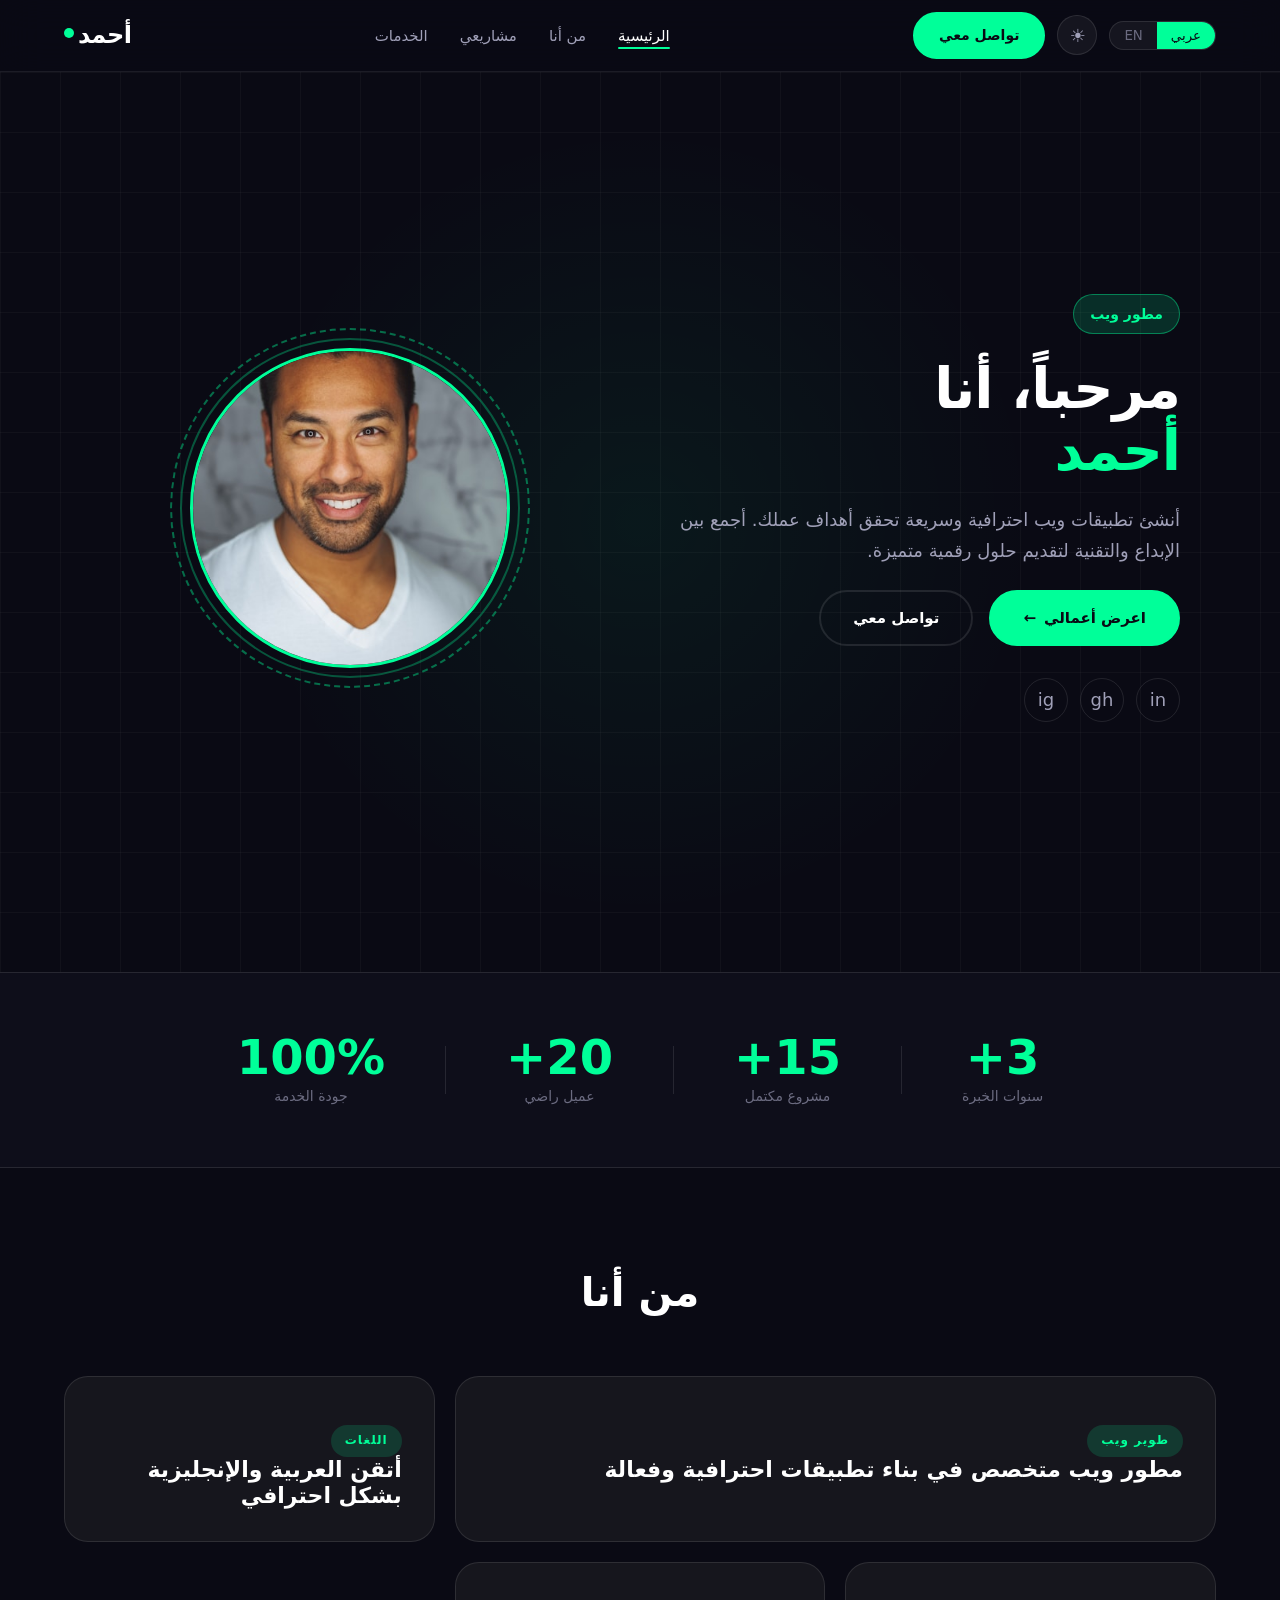
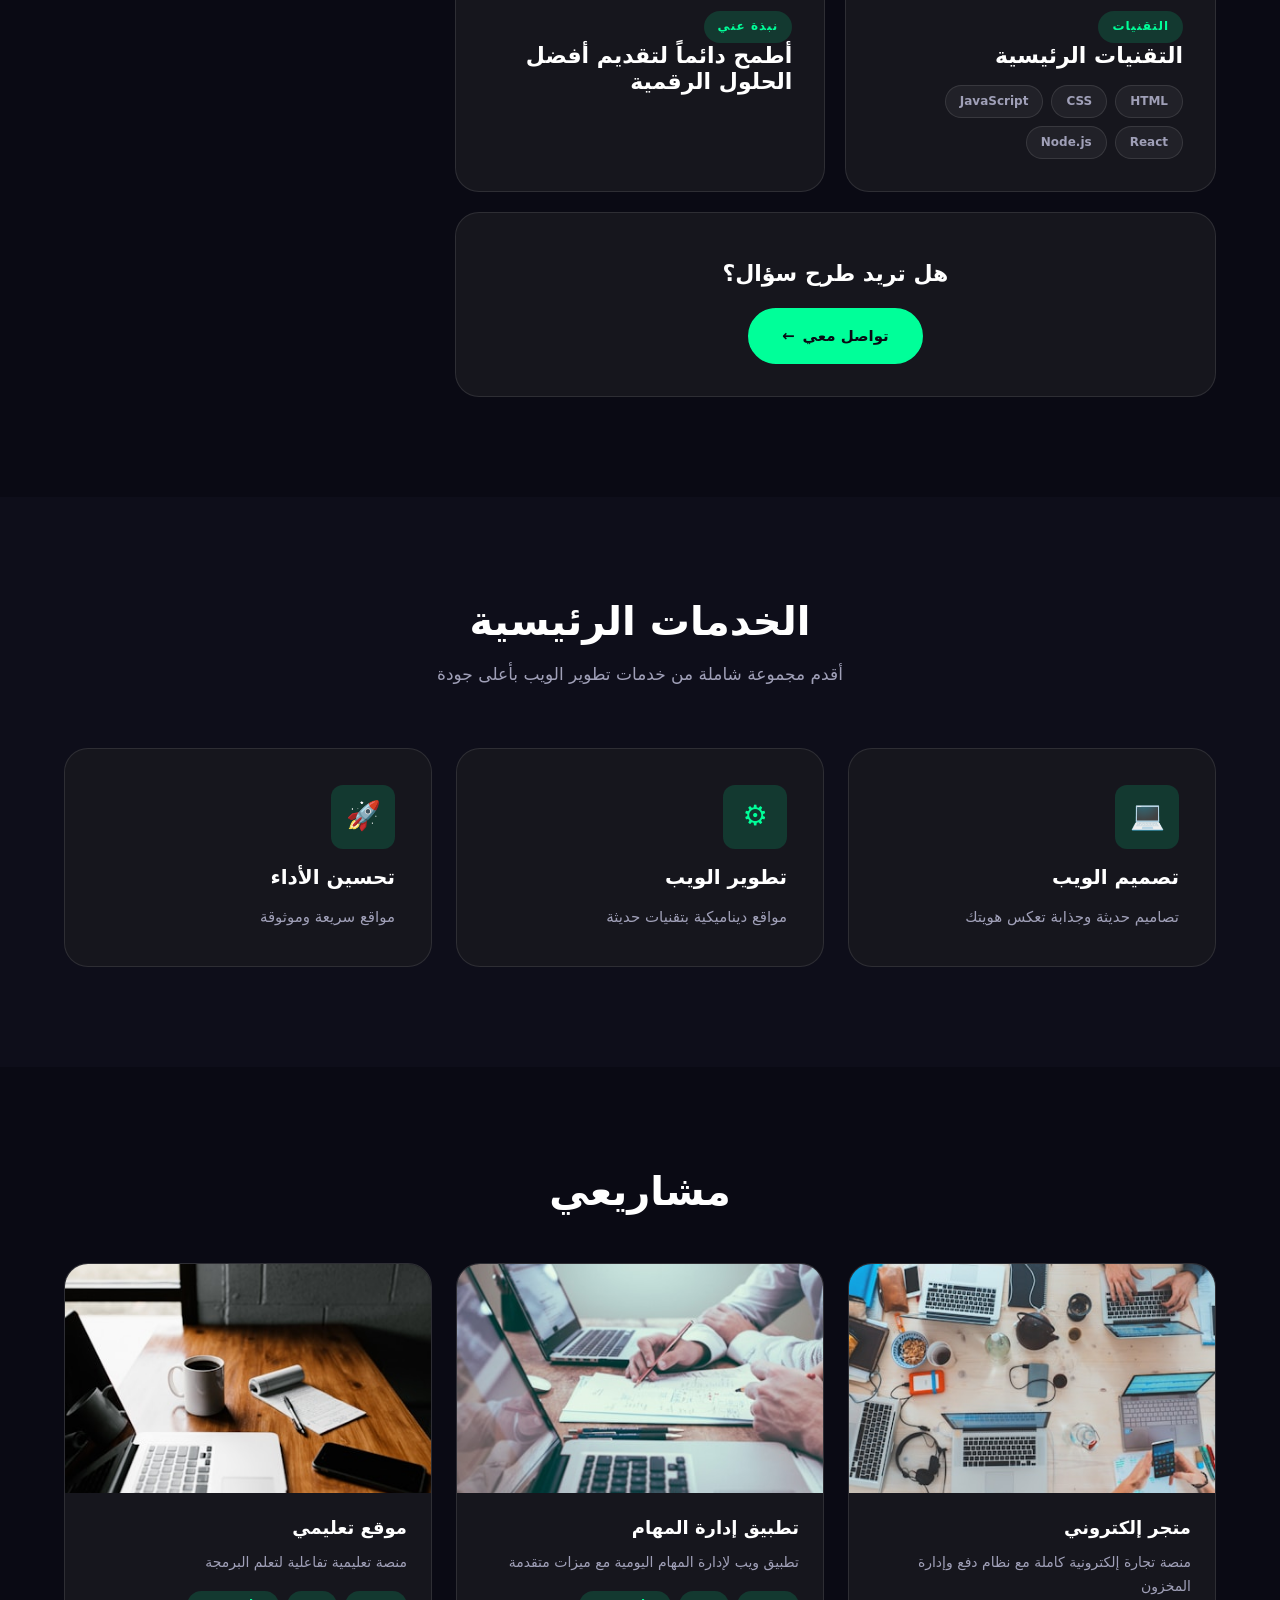
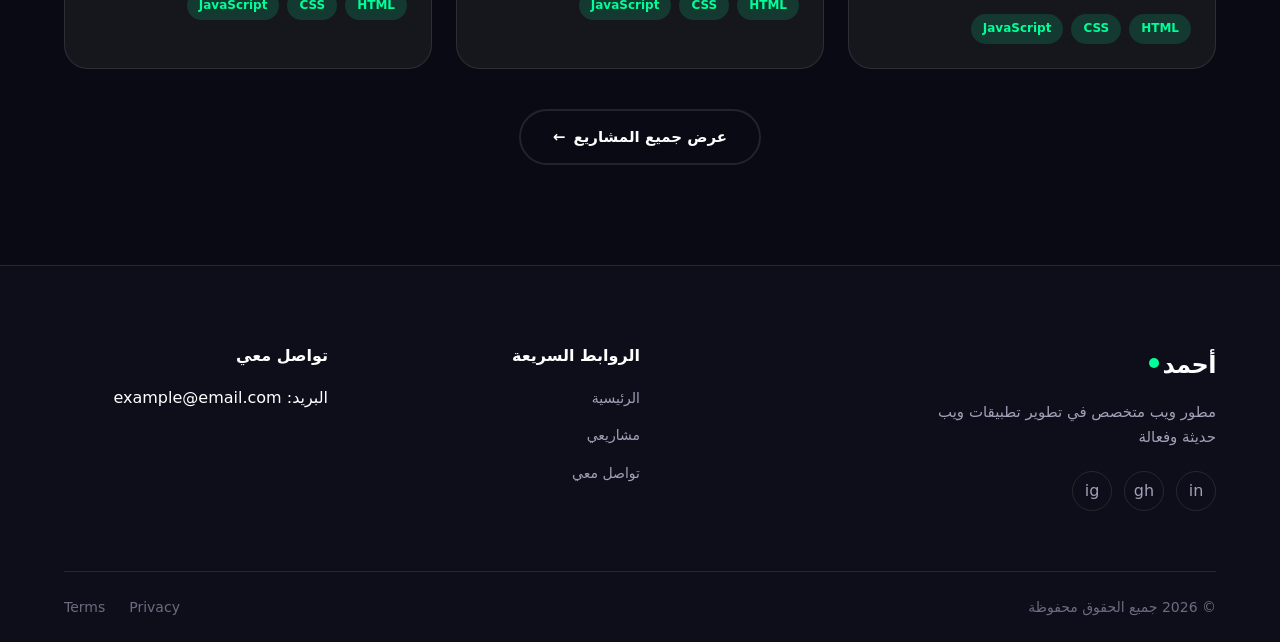
<file: Index.html>
<!DOCTYPE html>
<html lang="ar" dir="rtl">
<head>
    <meta charset="UTF-8">
    <meta name="viewport" content="width=device-width, initial-scale=1.0">
    <title>Portfolio - أحمد</title>
    <link rel="stylesheet" href="style.css">
</head>
<body>
    <!-- Navbar -->
     <!--Hi -->
    <nav class="navbar">
        <div class="container">
            <a href="Index.html" class="logo"><span data-i18n="site.name">أحمد</span><span class="dot"></span></a>
            <ul class="nav-links">
                <li><a href="Index.html" class="active" data-i18n="nav.home">الرئيسية</a></li>
                <li><a href="about.html" data-i18n="nav.about">من أنا</a></li>
                <li><a href="portfolio.html" data-i18n="nav.portfolio">مشاريعي</a></li>
                <li><a href="services.html" data-i18n="nav.services">الخدمات</a></li>
            </ul>
            <div class="navbar-actions">
                <div class="lang-switcher">
                    <button class="active" data-lang="ar" data-i18n="nav.lang.ar">عربي</button>
                    <button data-lang="en" data-i18n="nav.lang.en">EN</button>
                </div>
                <button class="theme-toggle" id="themeToggle" title="تبديل الوضع">
                    <span class="sun">☀️</span>
                    <span class="moon">🌙</span>
                </button>
                <a href="contact.html" class="nav-cta" data-i18n="nav.contact">تواصل معي</a>
                <button class="hamburger" id="hamburger">
                    <span></span><span></span><span></span>
                </button>
            </div>
        </div>
    </nav>

    <!-- Mobile Nav Overlay -->
    <div class="mobile-nav-overlay" id="mobileNavOverlay"></div>
    <div class="mobile-nav" id="mobileNav">
        <a href="Index.html" class="active" data-i18n="nav.home">الرئيسية</a>
        <a href="about.html" data-i18n="nav.about">من أنا</a>
        <a href="portfolio.html" data-i18n="nav.portfolio">مشاريعي</a>
        <a href="services.html" data-i18n="nav.services">الخدمات</a>
        <a href="contact.html" data-i18n="nav.contact">تواصل معي</a>
        <div class="lang-switcher" style="margin-top:20px">
            <button class="active" data-lang="ar">عربي</button>
            <button data-lang="en">EN</button>
        </div>
    </div>

    <!-- Hero Section -->
    <section class="hero">
        <div class="hero-bg-grid"></div>
        <div class="hero-bg-gradient"></div>
        <div class="container">
            <div class="hero-content">
                <span class="hero-badge" data-i18n="hero.label">مطور ويب<span class="pulse"></span></span>
                <h1 class="hero-title">
                    <span data-i18n="hero.title.1">مرحباً، أنا</span><br>
                    <span class="accent" data-i18n="hero.title.2">أحمد</span>
                </h1>
                <p class="subtitle" data-i18n="hero.desc">أنشئ تطبيقات ويب احترافية وسريعة تحقق أهداف عملك.</p>
                <div class="hero-buttons">
                    <a href="portfolio.html" class="btn btn-accent">
                        <span data-i18n="hero.btn.works">اعرض أعمالي</span>
                        <span class="arrow">←</span>
                    </a>
                    <a href="contact.html" class="btn btn-outline" data-i18n="hero.btn.contact">تواصل معي</a>
                </div>
                <div class="hero-socials">
                    <a href="#" title="LinkedIn">in</a>
                    <a href="#" title="GitHub">gh</a>
                    <a href="#" title="Instagram">ig</a>
                </div>
            </div>
            <div class="hero-image">
                <div class="hero-image-wrapper">
                    <div class="hero-image-ring"></div>
                    <div class="hero-image-accent"></div>
                    <div class="hero-image-circle">
                        <img src="Images/profile.jpg" alt="صورة شخصية">
                    </div>
                </div>
            </div>
        </div>
    </section>

    <!-- Stats Section -->
    <section class="stats">
        <div class="container">
            <div class="stats-row">
                <div class="stat-item animate-on-scroll">
                    <span class="number">3+</span>
                    <span class="label" data-i18n="stat.years">سنوات الخبرة</span>
                </div>
                <div class="stat-divider"></div>
                <div class="stat-item animate-on-scroll delay-1">
                    <span class="number">15+</span>
                    <span class="label" data-i18n="stat.projects">مشروع مكتمل</span>
                </div>
                <div class="stat-divider"></div>
                <div class="stat-item animate-on-scroll delay-2">
                    <span class="number">20+</span>
                    <span class="label" data-i18n="stat.clients">عميل راضي</span>
                </div>
                <div class="stat-divider"></div>
                <div class="stat-item animate-on-scroll delay-3">
                    <span class="number">100%</span>
                    <span class="label" data-i18n="stat.quality">جودة الخدمة</span>
                </div>
            </div>
        </div>
    </section>

    <!-- Bento Grid / About Preview -->
    <section class="bento-section">
        <div class="container">
            <div class="section-header">
                <h2 data-i18n="about.title">من أنا</h2>
            </div>
            <div class="bento-grid">
                <!-- Main card -->
                <div class="bento-card span-2 animate-on-scroll">
                    <div class="bento-deco-grid-bg"></div>
                    <div class="bento-card-text-overlay">
                        <span class="card-label" data-i18n="bento.dev.label">تطوير ويب</span>
                        <h3 class="card-title" data-i18n="bento.dev.title">مطور ويب متخصص في بناء تطبيقات احترافية وفعالة</h3>
                    </div>
                </div>
                <!-- Languages -->
                <div class="bento-card animate-on-scroll delay-1">
                    <div class="bento-deco-grid-bg"></div>
                    <div class="bento-card-text-overlay">
                        <span class="card-label" data-i18n="bento.lang.label">اللغات</span>
                        <h3 class="card-title" data-i18n="bento.lang.title">أتقن العربية والإنجليزية بشكل احترافي</h3>
                    </div>
                </div>
                <!-- Tech Stack -->
                <div class="bento-card animate-on-scroll delay-2">
                    <div class="bento-deco-grid-bg"></div>
                    <div class="bento-card-text-overlay">
                        <span class="card-label" data-i18n="bento.tech.label">التقنيات</span>
                        <h3 class="card-title" data-i18n="bento.tech.title">التقنيات الرئيسية</h3>
                        <div class="tech-stack" style="margin-top:16px">
                            <div style="display:flex;flex-wrap:wrap;gap:8px">
                                <span class="tech-item">HTML</span>
                                <span class="tech-item">CSS</span>
                                <span class="tech-item">JavaScript</span>
                                <span class="tech-item">React</span>
                                <span class="tech-item">Node.js</span>
                            </div>
                        </div>
                    </div>
                </div>
                <!-- About summary -->
                <div class="bento-card animate-on-scroll delay-1">
                    <div class="bento-deco-grid-bg"></div>
                    <div class="bento-card-text-overlay">
                        <span class="card-label" data-i18n="bento.about.label">نبذة عني</span>
                        <h3 class="card-title" data-i18n="bento.about.title">أطمح دائماً لتقديم أفضل الحلول الرقمية</h3>
                    </div>
                </div>
                <!-- CTA card -->
                <div class="bento-card span-2 animate-on-scroll delay-2" style="align-items:center;text-align:center;justify-content:center">
                    <div class="bento-deco-grid-bg"></div>
                    <div class="bento-card-text-overlay" style="align-items:center">
                        <h3 class="card-title" style="margin-bottom:20px" data-i18n="bento.cta.title">هل تريد طرح سؤال؟</h3>
                        <a href="contact.html" class="btn btn-accent">
                            <span data-i18n="bento.cta.btn">تواصل معي</span>
                            <span class="arrow">←</span>
                        </a>
                    </div>
                </div>
            </div>
        </div>
    </section>

    <!-- Services Preview -->
    <section class="services-section">
        <div class="container">
            <div class="section-header">
                <h2 data-i18n="services.title">الخدمات الرئيسية</h2>
                <p data-i18n="services.subtitle">أقدم مجموعة شاملة من خدمات تطوير الويب</p>
            </div>
            <div class="services-grid">
                <div class="service-card animate-on-scroll">
                    <div class="icon-container">💻</div>
                    <h3 data-i18n="services.webdesign.title">تصميم الويب</h3>
                    <p class="description" data-i18n="services.webdesign.desc">تصاميم حديثة وجذابة تعكس هويتك</p>
                </div>
                <div class="service-card animate-on-scroll delay-1">
                    <div class="icon-container">⚙️</div>
                    <h3 data-i18n="services.webdev.title">تطوير الويب</h3>
                    <p class="description" data-i18n="services.webdev.desc">مواقع ديناميكية بتقنيات حديثة</p>
                </div>
                <div class="service-card animate-on-scroll delay-2">
                    <div class="icon-container">🚀</div>
                    <h3 data-i18n="services.performance.title">تحسين الأداء</h3>
                    <p class="description" data-i18n="services.performance.desc">مواقع سريعة وموثوقة</p>
                </div>
            </div>
        </div>
    </section>

    <!-- Portfolio Preview -->
    <section class="portfolio-section">
        <div class="container">
            <div class="section-header">
                <h2 data-i18n="portfolio.title">مشاريعي</h2>
            </div>
            <div class="projects-grid">
                <div class="project-card animate-on-scroll">
                    <div class="project-image">
                        <img src="Images/project-1.jpg" alt="متجر إلكتروني">
                    </div>
                    <div class="project-info">
                        <h3 data-i18n="portfolio.project1.title">متجر إلكتروني</h3>
                        <p data-i18n="portfolio.project1.desc">منصة تجارة إلكترونية كاملة</p>
                        <div class="project-tags">
                            <span>HTML</span><span>CSS</span><span>JavaScript</span>
                        </div>
                    </div>
                </div>
                <div class="project-card animate-on-scroll delay-1">
                    <div class="project-image">
                        <img src="Images/project-3.jpg" alt="تطبيق المهام">
                    </div>
                    <div class="project-info">
                        <h3 data-i18n="portfolio.project2.title">تطبيق إدارة المهام</h3>
                        <p data-i18n="portfolio.project2.desc">تطبيق ويب لإدارة المهام اليومية</p>
                        <div class="project-tags">
                            <span>HTML</span><span>CSS</span><span>JavaScript</span>
                        </div>
                    </div>
                </div>
                <div class="project-card animate-on-scroll delay-2">
                    <div class="project-image">
                        <img src="Images/project-4.jpg" alt="موقع تعليمي">
                    </div>
                    <div class="project-info">
                        <h3 data-i18n="portfolio.project3.title">موقع تعليمي</h3>
                        <p data-i18n="portfolio.project3.desc">منصة تعليمية تفاعلية</p>
                        <div class="project-tags">
                            <span>HTML</span><span>CSS</span><span>JavaScript</span>
                        </div>
                    </div>
                </div>
            </div>
            <div style="text-align:center;margin-top:40px">
                <a href="portfolio.html" class="btn btn-outline">
                    <span data-i18n="btn.view.all">عرض جميع المشاريع</span>
                    <span class="arrow">←</span>
                </a>
            </div>
        </div>
    </section>

    <!-- Footer -->
    <footer class="footer">
        <div class="container">
            <div class="footer-grid">
                <div class="footer-brand">
                    <a href="Index.html" class="logo"><span data-i18n="site.name">أحمد</span><span class="dot"></span></a>
                    <p data-i18n="footer.about.desc">مطور ويب متخصص في تطوير تطبيقات ويب حديثة وفعالة</p>
                    <div class="footer-socials">
                        <a href="#" title="LinkedIn">in</a>
                        <a href="#" title="GitHub">gh</a>
                        <a href="#" title="Instagram">ig</a>
                    </div>
                </div>
                <div class="footer-column">
                    <h4 data-i18n="footer.links">الروابط السريعة</h4>
                    <ul>
                        <li><a href="Index.html" data-i18n="nav.home">الرئيسية</a></li>
                        <li><a href="portfolio.html" data-i18n="nav.portfolio">مشاريعي</a></li>
                        <li><a href="contact.html" data-i18n="nav.contact">التواصل</a></li>
                    </ul>
                </div>
                <div class="footer-column">
                    <h4 data-i18n="footer.contact">تواصل معي</h4>
                    <p data-i18n="footer.email">البريد: example@email.com</p>
                </div>
            </div>
            <div class="footer-bottom">
                <p>&copy; <span id="year"></span> <span data-i18n="footer.rights">جميع الحقوق محفوظة</span></p>
                <div class="footer-bottom-links">
                    <a href="#">Privacy</a>
                    <a href="#">Terms</a>
                </div>
            </div>
        </div>
    </footer>

    <script src="i18n.js"></script>
    <script src="scripts.js"></script>
</body>
</html>
</file>
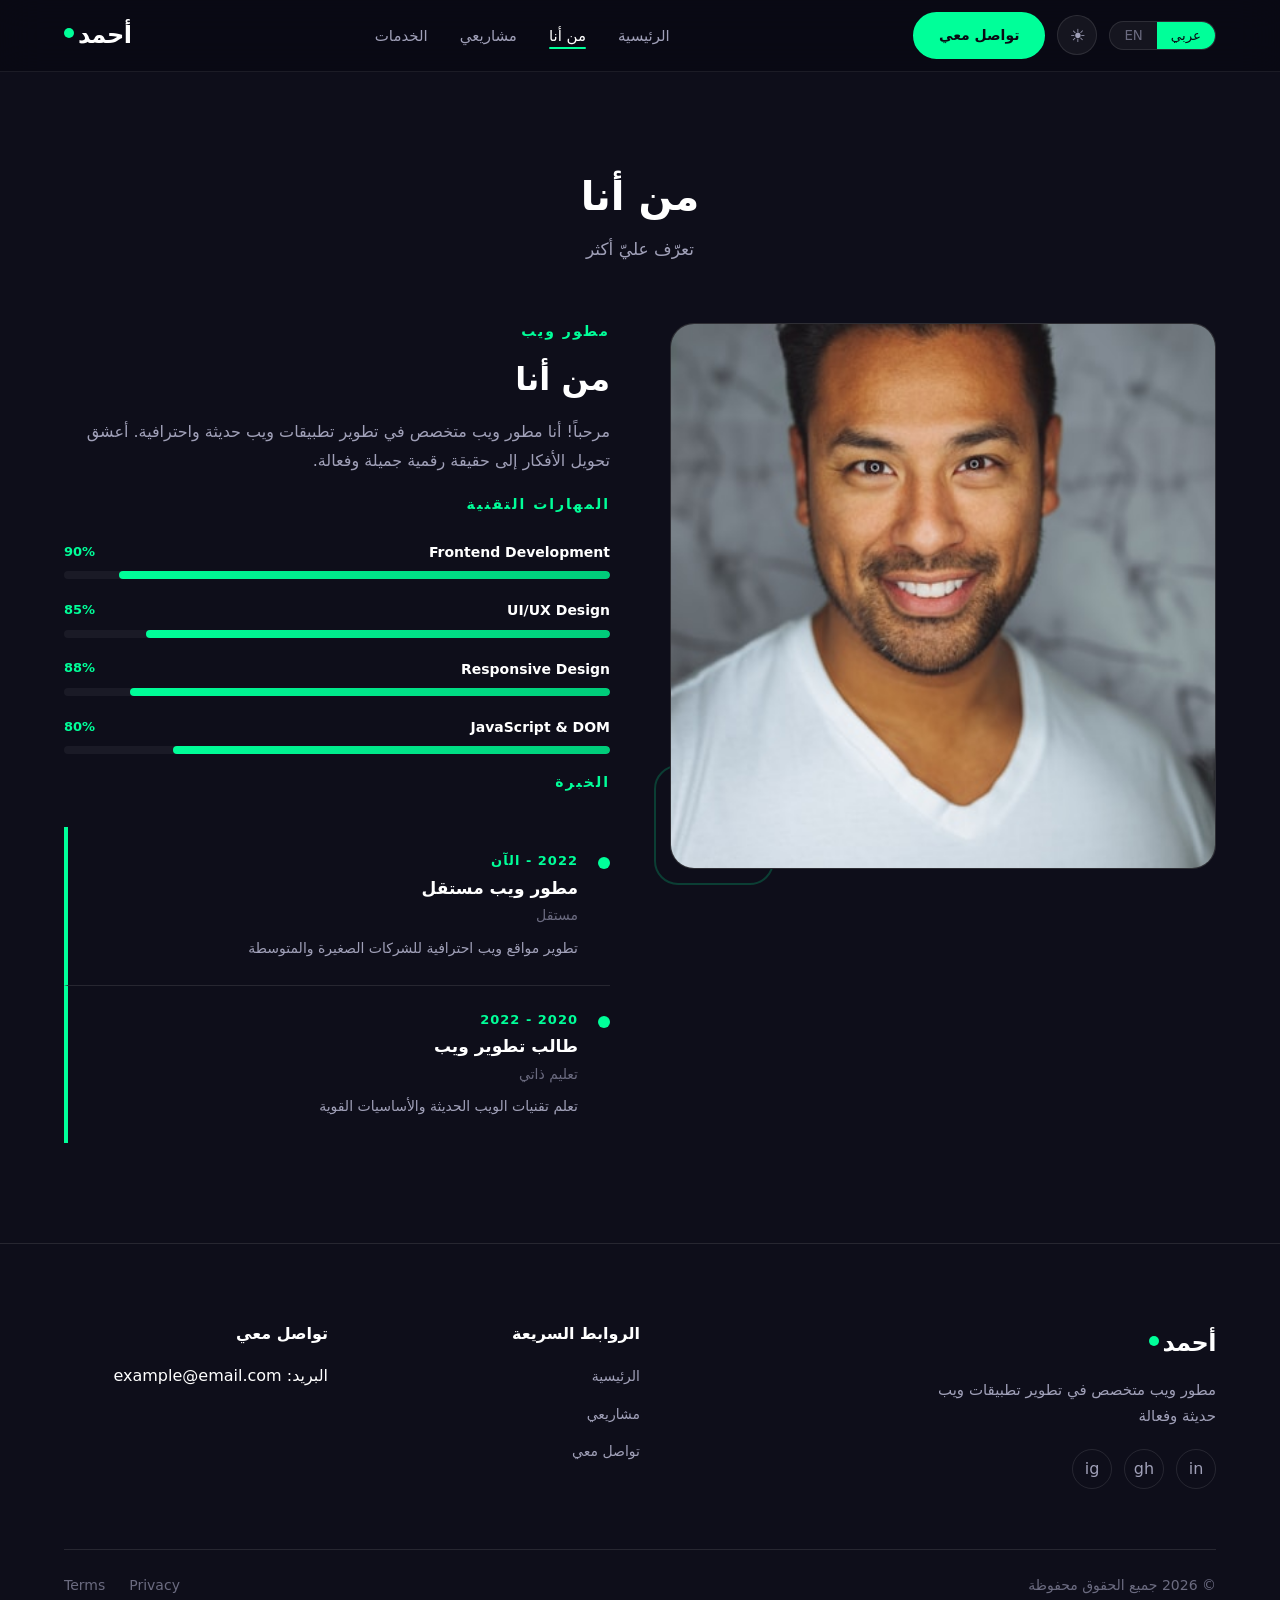
<file: about.html>
<!DOCTYPE html>
<html lang="ar" dir="rtl">
<head>
    <meta charset="UTF-8">
    <meta name="viewport" content="width=device-width, initial-scale=1.0">
    <title>من أنا - Portfolio</title>
    <link rel="stylesheet" href="style.css">
</head>
<body>
    <!-- Navbar -->
    <nav class="navbar">
        <div class="container">
            <a href="Index.html" class="logo"><span data-i18n="site.name">أحمد</span><span class="dot"></span></a>
            <ul class="nav-links">
                <li><a href="Index.html" data-i18n="nav.home">الرئيسية</a></li>
                <li><a href="about.html" class="active" data-i18n="nav.about">من أنا</a></li>
                <li><a href="portfolio.html" data-i18n="nav.portfolio">مشاريعي</a></li>
                <li><a href="services.html" data-i18n="nav.services">الخدمات</a></li>
            </ul>
            <div class="navbar-actions">
                <div class="lang-switcher">
                    <button class="active" data-lang="ar" data-i18n="nav.lang.ar">عربي</button>
                    <button data-lang="en" data-i18n="nav.lang.en">EN</button>
                </div>
                <button class="theme-toggle" id="themeToggle" title="تبديل الوضع">
                    <span class="sun">☀️</span>
                    <span class="moon">🌙</span>
                </button>
                <a href="contact.html" class="nav-cta" data-i18n="nav.contact">تواصل معي</a>
                <button class="hamburger" id="hamburger">
                    <span></span><span></span><span></span>
                </button>
            </div>
        </div>
    </nav>

    <!-- Mobile Nav -->
    <div class="mobile-nav-overlay" id="mobileNavOverlay"></div>
    <div class="mobile-nav" id="mobileNav">
        <a href="Index.html" data-i18n="nav.home">الرئيسية</a>
        <a href="about.html" class="active" data-i18n="nav.about">من أنا</a>
        <a href="portfolio.html" data-i18n="nav.portfolio">مشاريعي</a>
        <a href="services.html" data-i18n="nav.services">الخدمات</a>
        <a href="contact.html" class="nav-cta" data-i18n="nav.contact">تواصل معي</a>
    </div>

    <!-- About Section -->
    <section class="about-section">
        <div class="container">
            <div class="section-header">
                <h2 data-i18n="about.section.label">من أكون</h2>
                <p data-i18n="about.section.desc">تعرّف عليّ أكثر</p>
            </div>
            <div class="about-content">
                <div class="about-image-wrapper animate-on-scroll">
                    <div class="about-image">
                        <img src="Images/profile.jpg" alt="صورة شخصية">
                    </div>
                    <div class="about-image-accent"></div>
                </div>
                <div class="about-text animate-on-scroll delay-1">
                    <h3 data-i18n="about.label">مطور ويب</h3>
                    <h2 data-i18n="about.title">من أنا</h2>
                    <p class="description" data-i18n="about.desc">مرحباً! أنا مطور ويب متخصص في تطوير تطبيقات ويب حديثة واحترافية.</p>

                    <h3 data-i18n="about.skills.title">المهارات التقنية</h3>
                    <div class="skills-container">
                        <div class="skill-item">
                            <div class="skill-header">
                                <span class="skill-name" data-i18n="about.skills.frontend">Frontend Development</span>
                                <span class="skill-percent">90%</span>
                            </div>
                            <div class="skill-bar">
                                <div class="skill-progress" style="width:90%"></div>
                            </div>
                        </div>
                        <div class="skill-item">
                            <div class="skill-header">
                                <span class="skill-name" data-i18n="about.skills.uiux">UI/UX Design</span>
                                <span class="skill-percent">85%</span>
                            </div>
                            <div class="skill-bar">
                                <div class="skill-progress" style="width:85%"></div>
                            </div>
                        </div>
                        <div class="skill-item">
                            <div class="skill-header">
                                <span class="skill-name" data-i18n="about.skills.responsive">Responsive Design</span>
                                <span class="skill-percent">88%</span>
                            </div>
                            <div class="skill-bar">
                                <div class="skill-progress" style="width:88%"></div>
                            </div>
                        </div>
                        <div class="skill-item">
                            <div class="skill-header">
                                <span class="skill-name" data-i18n="about.skills.js">JavaScript & DOM</span>
                                <span class="skill-percent">80%</span>
                            </div>
                            <div class="skill-bar">
                                <div class="skill-progress" style="width:80%"></div>
                            </div>
                        </div>
                    </div>

                    <h3 data-i18n="about.experience.title">الخبرة</h3>
                    <div class="experience-timeline">
                        <div class="experience-item">
                            <div class="experience-dot"></div>
                            <div class="experience-details">
                                <span class="date" data-i18n="about.exp1.date">2022 - الآن</span>
                                <h4 data-i18n="about.exp1.title">مطور ويب مستقل</h4>
                                <span class="company" data-i18n="about.exp1.company">مستقل</span>
                                <p data-i18n="about.exp1.desc">تطوير مواقع ويب احترافية للشركات الصغيرة والمتوسطة</p>
                            </div>
                        </div>
                        <div class="experience-item">
                            <div class="experience-dot"></div>
                            <div class="experience-details">
                                <span class="date" data-i18n="about.exp2.date">2020 - 2022</span>
                                <h4 data-i18n="about.exp2.title">طالب تطوير ويب</h4>
                                <span class="company" data-i18n="about.exp2.company">تعليم ذاتي</span>
                                <p data-i18n="about.exp2.desc">تعلم تقنيات الويب الحديثة والأساسيات القوية</p>
                            </div>
                        </div>
                    </div>
                </div>
            </div>
        </div>
    </section>

    <!-- Footer -->
    <footer class="footer">
        <div class="container">
            <div class="footer-grid">
                <div class="footer-brand">
                    <a href="Index.html" class="logo"><span data-i18n="site.name">أحمد</span><span class="dot"></span></a>
                    <p data-i18n="footer.about.desc">مطور ويب متخصص</p>
                    <div class="footer-socials">
                        <a href="#">in</a><a href="#">gh</a><a href="#">ig</a>
                    </div>
                </div>
                <div class="footer-column">
                    <h4 data-i18n="footer.links">الروابط السريعة</h4>
                    <ul>
                        <li><a href="Index.html" data-i18n="nav.home">الرئيسية</a></li>
                        <li><a href="portfolio.html" data-i18n="nav.portfolio">مشاريعي</a></li>
                        <li><a href="contact.html" data-i18n="nav.contact">التواصل</a></li>
                    </ul>
                </div>
                <div class="footer-column">
                    <h4 data-i18n="footer.contact">تواصل معي</h4>
                    <p data-i18n="footer.email">البريد: example@email.com</p>
                </div>
            </div>
            <div class="footer-bottom">
                <p>&copy; <span id="year"></span> <span data-i18n="footer.rights">جميع الحقوق محفوظة</span></p>
                <div class="footer-bottom-links">
                    <a href="#">Privacy</a>
                    <a href="#">Terms</a>
                </div>
            </div>
        </div>
    </footer>

    <script src="i18n.js"></script>
    <script src="scripts.js"></script>
</body>
</html>
</file>
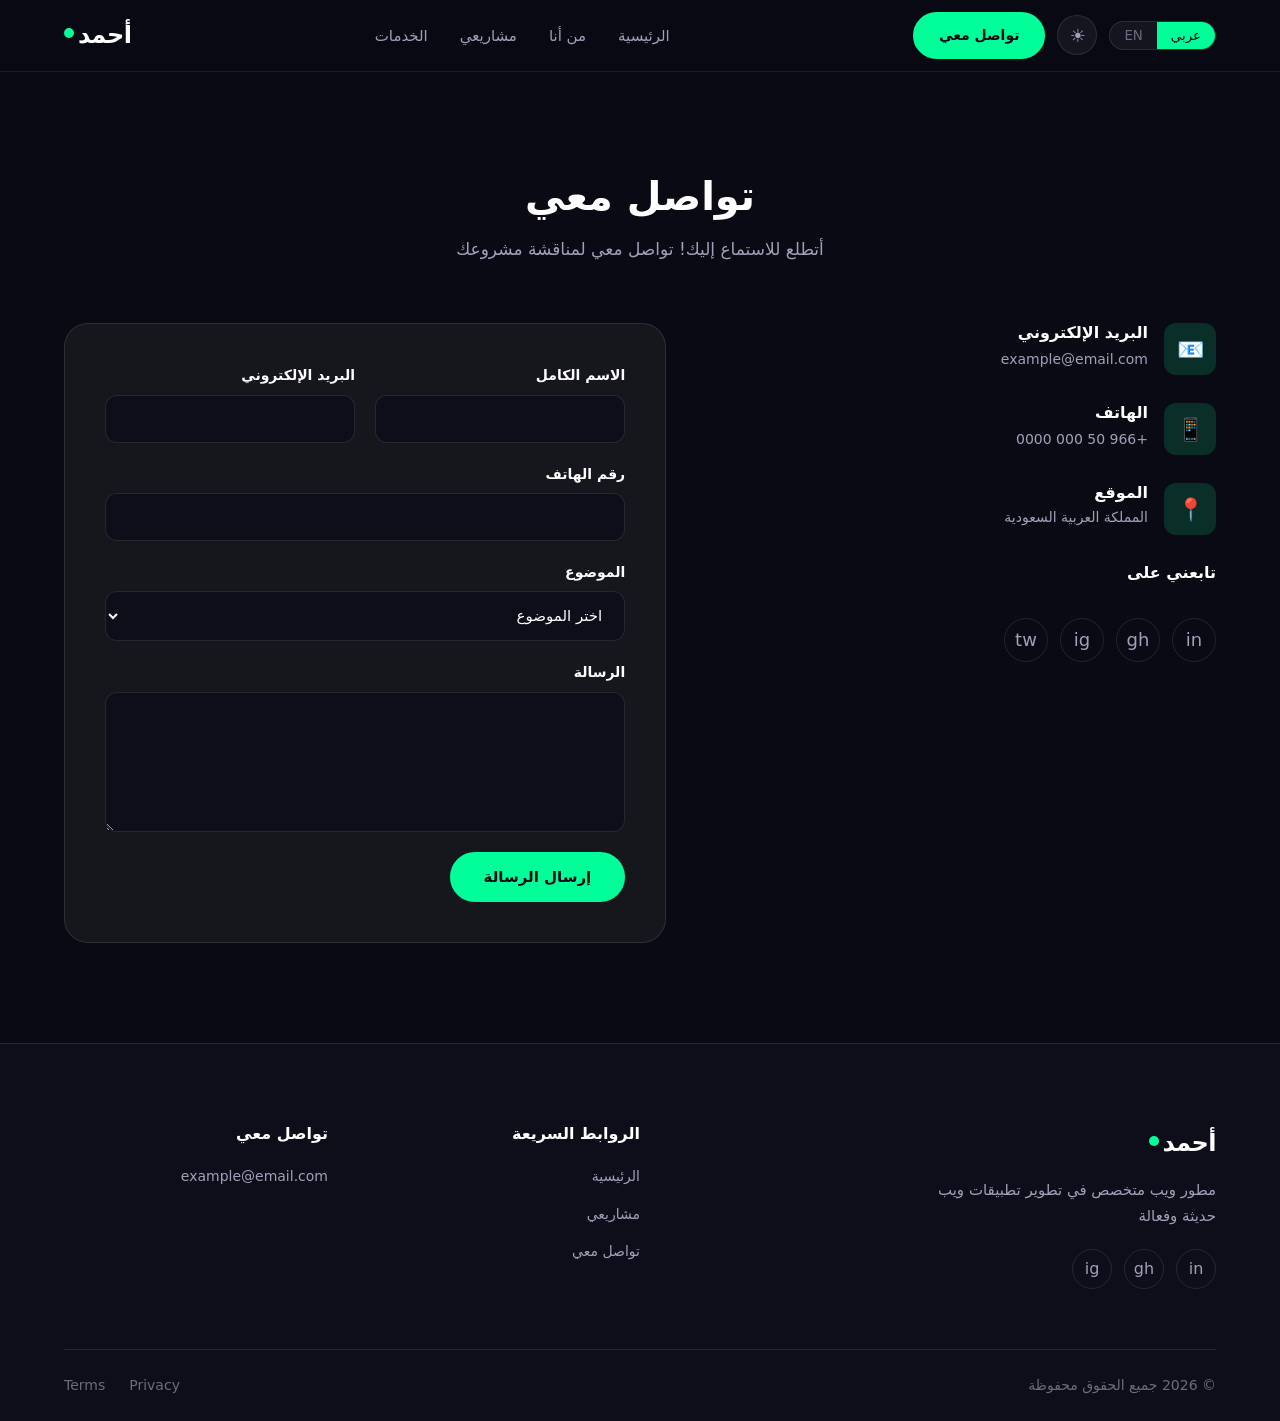
<file: contact.html>
<!DOCTYPE html>
<html lang="ar" dir="rtl">
<head>
    <meta charset="UTF-8">
    <meta name="viewport" content="width=device-width, initial-scale=1.0">
    <title>تواصل معي - Portfolio</title>
    <link rel="stylesheet" href="style.css">
</head>
<body>
    <!-- Navbar -->
    <nav class="navbar">
        <div class="container">
            <a href="Index.html" class="logo"><span data-i18n="site.name">أحمد</span><span class="dot"></span></a>
            <ul class="nav-links">
                <li><a href="Index.html" data-i18n="nav.home">الرئيسية</a></li>
                <li><a href="about.html" data-i18n="nav.about">من أنا</a></li>
                <li><a href="portfolio.html" data-i18n="nav.portfolio">مشاريعي</a></li>
                <li><a href="services.html" data-i18n="nav.services">الخدمات</a></li>
            </ul>
            <div class="navbar-actions">
                <div class="lang-switcher">
                    <button class="active" data-lang="ar" data-i18n="nav.lang.ar">عربي</button>
                    <button data-lang="en" data-i18n="nav.lang.en">EN</button>
                </div>
                <button class="theme-toggle" id="themeToggle" title="تبديل الوضع">
                    <span class="sun">☀️</span><span class="moon">🌙</span>
                </button>
                <a href="contact.html" class="nav-cta active" data-i18n="nav.contact">تواصل معي</a>
                <button class="hamburger" id="hamburger"><span></span><span></span><span></span></button>
            </div>
        </div>
    </nav>

    <!-- Mobile Nav Overlay -->
    <div class="mobile-nav-overlay" id="mobileNavOverlay"></div>

    <!-- Mobile Nav -->
    <div class="mobile-nav" id="mobileNav">
        <a href="Index.html" data-i18n="nav.home">الرئيسية</a>
        <a href="about.html" data-i18n="nav.about">من أنا</a>
        <a href="portfolio.html" data-i18n="nav.portfolio">مشاريعي</a>
        <a href="services.html" data-i18n="nav.services">الخدمات</a>
        <a href="contact.html" class="active" data-i18n="nav.contact">تواصل معي</a>
    </div>

    <!-- Contact Section -->
    <section class="contact-section">
        <div class="container">
            <div class="section-header">
                <h2 data-i18n="contact.title">تواصل معي</h2>
                <p data-i18n="contact.subtitle">أتطلع للاستماع إليك! تواصل معي لمناقشة مشروعك</p>
            </div>

            <div class="contact-wrapper">
                <!-- Contact Info -->
                <div class="contact-info animate-on-scroll">
                    <div class="info-item">
                        <div class="info-icon">📧</div>
                        <div class="info-text">
                            <h4 data-i18n="contact.email">البريد الإلكتروني</h4>
                            <a href="mailto:example@email.com">example@email.com</a>
                        </div>
                    </div>
                    <div class="info-item">
                        <div class="info-icon">📱</div>
                        <div class="info-text">
                            <h4 data-i18n="contact.phone">الهاتف</h4>
                            <a href="tel:+1234567890">+966 50 000 0000</a>
                        </div>
                    </div>
                    <div class="info-item">
                        <div class="info-icon">📍</div>
                        <div class="info-text">
                            <h4 data-i18n="contact.location">الموقع</h4>
                            <p data-i18n="contact.location.value">المملكة العربية السعودية</p>
                        </div>
                    </div>

                    <h4 data-i18n="contact.follow">تابعني على</h4>
                    <div class="contact-socials">
                        <a href="#">in</a>
                        <a href="#">gh</a>
                        <a href="#">ig</a>
                        <a href="#">tw</a>
                    </div>
                </div>

                <!-- Contact Form -->
                <form class="contact-form animate-on-scroll delay-1" id="contactForm">
                    <div class="form-row">
                        <div class="form-group">
                            <label data-i18n="contact.form.name">الاسم الكامل</label>
                            <input type="text" id="name" name="name" required>
                        </div>
                        <div class="form-group">
                            <label data-i18n="contact.form.email">البريد الإلكتروني</label>
                            <input type="email" id="email" name="email" required>
                        </div>
                    </div>
                    <div class="form-group">
                        <label data-i18n="contact.form.phone">رقم الهاتف</label>
                        <input type="tel" id="phone" name="phone">
                    </div>
                    <div class="form-group">
                        <label data-i18n="contact.form.subject">الموضوع</label>
                        <select id="subject" name="subject" required>
                            <option value="" data-i18n="contact.form.subject.default">اختر الموضوع</option>
                            <option value="project" data-i18n="contact.form.subject.project">استفسار عن مشروع</option>
                            <option value="service" data-i18n="contact.form.subject.service">استفسار عن الخدمات</option>
                            <option value="collaboration" data-i18n="contact.form.subject.collab">تعاون</option>
                            <option value="other" data-i18n="contact.form.subject.other">أخرى</option>
                        </select>
                    </div>
                    <div class="form-group">
                        <label data-i18n="contact.form.message">الرسالة</label>
                        <textarea id="message" name="message" rows="5" required></textarea>
                    </div>
                    <button type="submit" class="btn btn-accent" data-i18n="contact.form.submit">إرسال الرسالة</button>
                </form>
            </div>
        </div>
    </section>

    <!-- Footer -->
    <footer class="footer">
        <div class="container">
            <div class="footer-grid">
                <div class="footer-brand">
                    <a href="Index.html" class="logo"><span data-i18n="site.name">أحمد</span><span class="dot"></span></a>
                    <p data-i18n="footer.about.desc">مطور ويب متخصص</p>
                    <div class="footer-socials">
                        <a href="#">in</a>
                        <a href="#">gh</a>
                        <a href="#">ig</a>
                    </div>
                </div>
                <div class="footer-column">
                    <h4 data-i18n="footer.links">الروابط السريعة</h4>
                    <ul>
                        <li><a href="Index.html" data-i18n="nav.home">الرئيسية</a></li>
                        <li><a href="portfolio.html" data-i18n="nav.portfolio">مشاريعي</a></li>
                        <li><a href="contact.html" data-i18n="nav.contact">التواصل</a></li>
                    </ul>
                </div>
                <div class="footer-column">
                    <h4 data-i18n="footer.contact">تواصل معي</h4>
                    <ul>
                        <li><a href="mailto:example@email.com">example@email.com</a></li>
                    </ul>
                </div>
            </div>
            <div class="footer-bottom">
                <p>&copy; <span id="year"></span> <span data-i18n="footer.rights">جميع الحقوق محفوظة</span></p>
                <div class="footer-bottom-links">
                    <a href="#">Privacy</a>
                    <a href="#">Terms</a>
                </div>
            </div>
        </div>
    </footer>

    <script src="i18n.js"></script>
    <script src="scripts.js"></script>
</body>
</html>
</file>
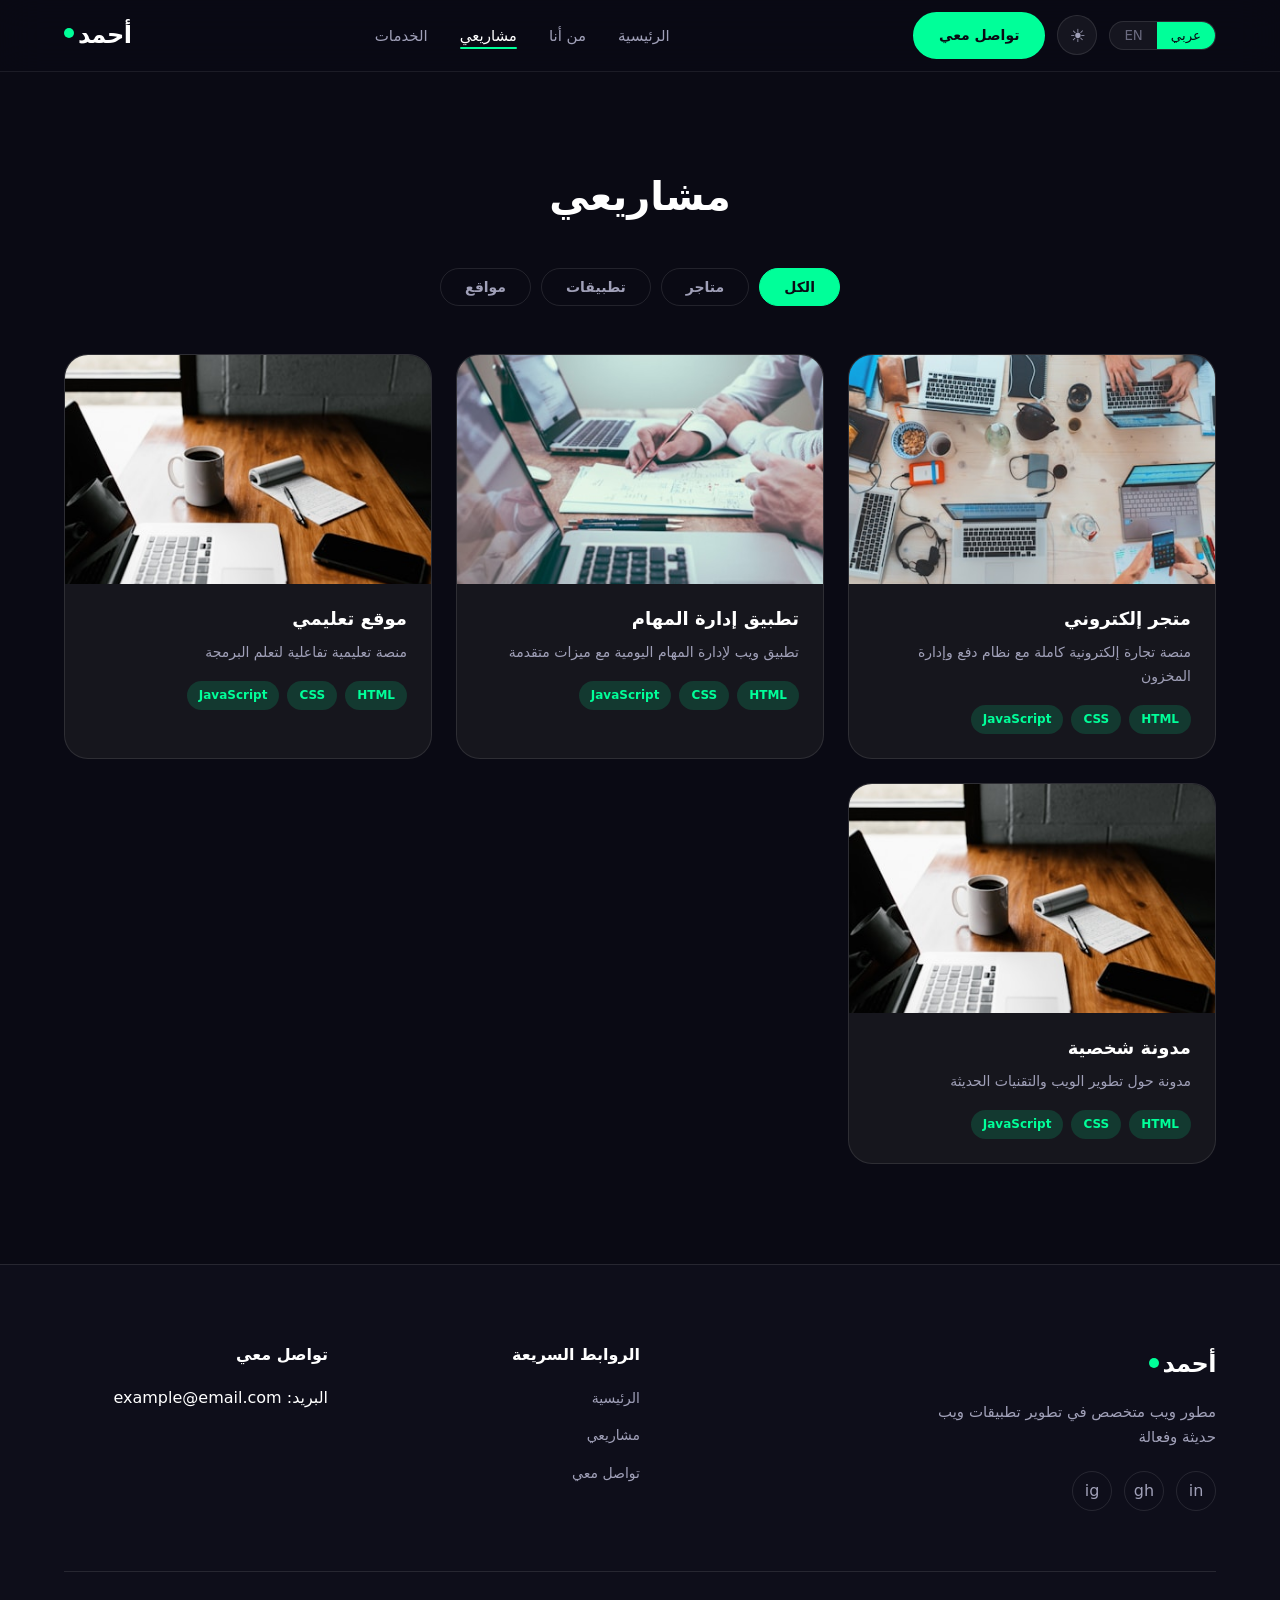
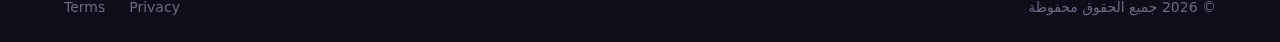
<file: portfolio.html>
<!DOCTYPE html>
<html lang="ar" dir="rtl">
<head>
    <meta charset="UTF-8">
    <meta name="viewport" content="width=device-width, initial-scale=1.0">
    <title>مشاريعي - Portfolio</title>
    <link rel="stylesheet" href="style.css">
</head>
<body>
    <!-- Navbar -->
    <nav class="navbar">
        <div class="container">
            <a href="Index.html" class="logo"><span data-i18n="site.name">أحمد</span><span class="dot"></span></a>
            <ul class="nav-links">
                <li><a href="Index.html" data-i18n="nav.home">الرئيسية</a></li>
                <li><a href="about.html" data-i18n="nav.about">من أنا</a></li>
                <li><a href="portfolio.html" class="active" data-i18n="nav.portfolio">مشاريعي</a></li>
                <li><a href="services.html" data-i18n="nav.services">الخدمات</a></li>
            </ul>
            <div class="navbar-actions">
                <div class="lang-switcher">
                    <button class="active" data-lang="ar" data-i18n="nav.lang.ar">عربي</button>
                    <button data-lang="en" data-i18n="nav.lang.en">EN</button>
                </div>
                <button class="theme-toggle" id="themeToggle" title="تبديل الوضع">
                    <span class="sun">☀️</span><span class="moon">🌙</span>
                </button>
                <a href="contact.html" class="nav-cta" data-i18n="nav.contact">تواصل معي</a>
                <button class="hamburger" id="hamburger"><span></span><span></span><span></span></button>
            </div>
        </div>
    </nav>

    <!-- Mobile Nav Overlay -->
    <div class="mobile-nav-overlay" id="mobileNavOverlay"></div>

    <!-- Mobile Nav -->
    <div class="mobile-nav" id="mobileNav">
        <a href="Index.html" data-i18n="nav.home">الرئيسية</a>
        <a href="about.html" data-i18n="nav.about">من أنا</a>
        <a href="portfolio.html" class="active" data-i18n="nav.portfolio">مشاريعي</a>
        <a href="services.html" data-i18n="nav.services">الخدمات</a>
        <a href="contact.html" class="nav-cta" data-i18n="nav.contact">تواصل معي</a>
    </div>

    <!-- Portfolio Section -->
    <section class="portfolio-section">
        <div class="container">
            <div class="section-header">
                <h2 data-i18n="portfolio.title">مشاريعي</h2>
            </div>

            <div class="filter-buttons">
                <button class="filter-btn active" data-filter="all" data-i18n="portfolio.filter.all">الكل</button>
                <button class="filter-btn" data-filter="ecommerce" data-i18n="portfolio.filter.ecommerce">متاجر</button>
                <button class="filter-btn" data-filter="app" data-i18n="portfolio.filter.app">تطبيقات</button>
                <button class="filter-btn" data-filter="website" data-i18n="portfolio.filter.website">مواقع</button>
            </div>

            <div class="projects-grid">
                <!-- Project 1 - ecommerce -->
                <div class="project-card" data-category="ecommerce">
                    <div class="project-image">
                        <img src="Images/project-1.jpg" alt="متجر إلكتروني">
                        <div class="project-overlay">
                            <a href="#" class="btn btn-accent" data-i18n="portfolio.view">اعرض الموقع</a>
                        </div>
                    </div>
                    <div class="project-info">
                        <h3 data-i18n="portfolio.project1.title">متجر إلكتروني</h3>
                        <p data-i18n="portfolio.project1.desc">منصة تجارة إلكترونية كاملة مع نظام دفع وإدارة المخزون</p>
                        <div class="project-tags">
                            <span>HTML</span><span>CSS</span><span>JavaScript</span>
                        </div>
                    </div>
                </div>

                <!-- Project 2 - app -->
                <div class="project-card" data-category="app">
                    <div class="project-image">
                        <img src="Images/project-3.jpg" alt="تطبيق المهام">
                        <div class="project-overlay">
                            <a href="#" class="btn btn-accent" data-i18n="portfolio.view">اعرض الموقع</a>
                        </div>
                    </div>
                    <div class="project-info">
                        <h3 data-i18n="portfolio.project2.title">تطبيق إدارة المهام</h3>
                        <p data-i18n="portfolio.project2.desc">تطبيق ويب لإدارة المهام اليومية مع ميزات متقدمة</p>
                        <div class="project-tags">
                            <span>HTML</span><span>CSS</span><span>JavaScript</span>
                        </div>
                    </div>
                </div>

                <!-- Project 3 - website -->
                <div class="project-card" data-category="website">
                    <div class="project-image">
                        <img src="Images/project-4.jpg" alt="موقع تعليمي">
                        <div class="project-overlay">
                            <a href="#" class="btn btn-accent" data-i18n="portfolio.view">اعرض الموقع</a>
                        </div>
                    </div>
                    <div class="project-info">
                        <h3 data-i18n="portfolio.project3.title">موقع تعليمي</h3>
                        <p data-i18n="portfolio.project3.desc">منصة تعليمية تفاعلية لتعلم البرمجة</p>
                        <div class="project-tags">
                            <span>HTML</span><span>CSS</span><span>JavaScript</span>
                        </div>
                    </div>
                </div>

                <!-- Project 4 - website -->
                <div class="project-card" data-category="website">
                    <div class="project-image">
                        <img src="Images/blog.jpg" alt="مدونة شخصية">
                        <div class="project-overlay">
                            <a href="#" class="btn btn-accent" data-i18n="portfolio.view">اعرض الموقع</a>
                        </div>
                    </div>
                    <div class="project-info">
                        <h3 data-i18n="portfolio.project4.title">مدونة شخصية</h3>
                        <p data-i18n="portfolio.project4.desc">مدونة حول تطوير الويب والتقنيات الحديثة</p>
                        <div class="project-tags">
                            <span>HTML</span><span>CSS</span><span>JavaScript</span>
                        </div>
                    </div>
                </div>
            </div>
        </div>
    </section>

    <!-- Footer -->
    <footer class="footer">
        <div class="container">
            <div class="footer-grid">
                <div class="footer-brand">
                    <a href="Index.html" class="logo"><span data-i18n="site.name">أحمد</span><span class="dot"></span></a>
                    <p data-i18n="footer.about.desc">مطور ويب متخصص</p>
                    <div class="footer-socials"><a href="#">in</a><a href="#">gh</a><a href="#">ig</a></div>
                </div>
                <div class="footer-column">
                    <h4 data-i18n="footer.links">الروابط السريعة</h4>
                    <ul>
                        <li><a href="Index.html" data-i18n="nav.home">الرئيسية</a></li>
                        <li><a href="portfolio.html" data-i18n="nav.portfolio">مشاريعي</a></li>
                        <li><a href="contact.html" data-i18n="nav.contact">التواصل</a></li>
                    </ul>
                </div>
                <div class="footer-column">
                    <h4 data-i18n="footer.contact">تواصل معي</h4>
                    <p data-i18n="footer.email">البريد: example@email.com</p>
                </div>
            </div>
            <div class="footer-bottom">
                <p>&copy; <span id="year"></span> <span data-i18n="footer.rights">جميع الحقوق محفوظة</span></p>
                <div class="footer-bottom-links">
                    <a href="#">Privacy</a>
                    <a href="#">Terms</a>
                </div>
            </div>
        </div>
    </footer>

    <script src="i18n.js"></script>
    <script src="scripts.js"></script>
</body>
</html>
</file>
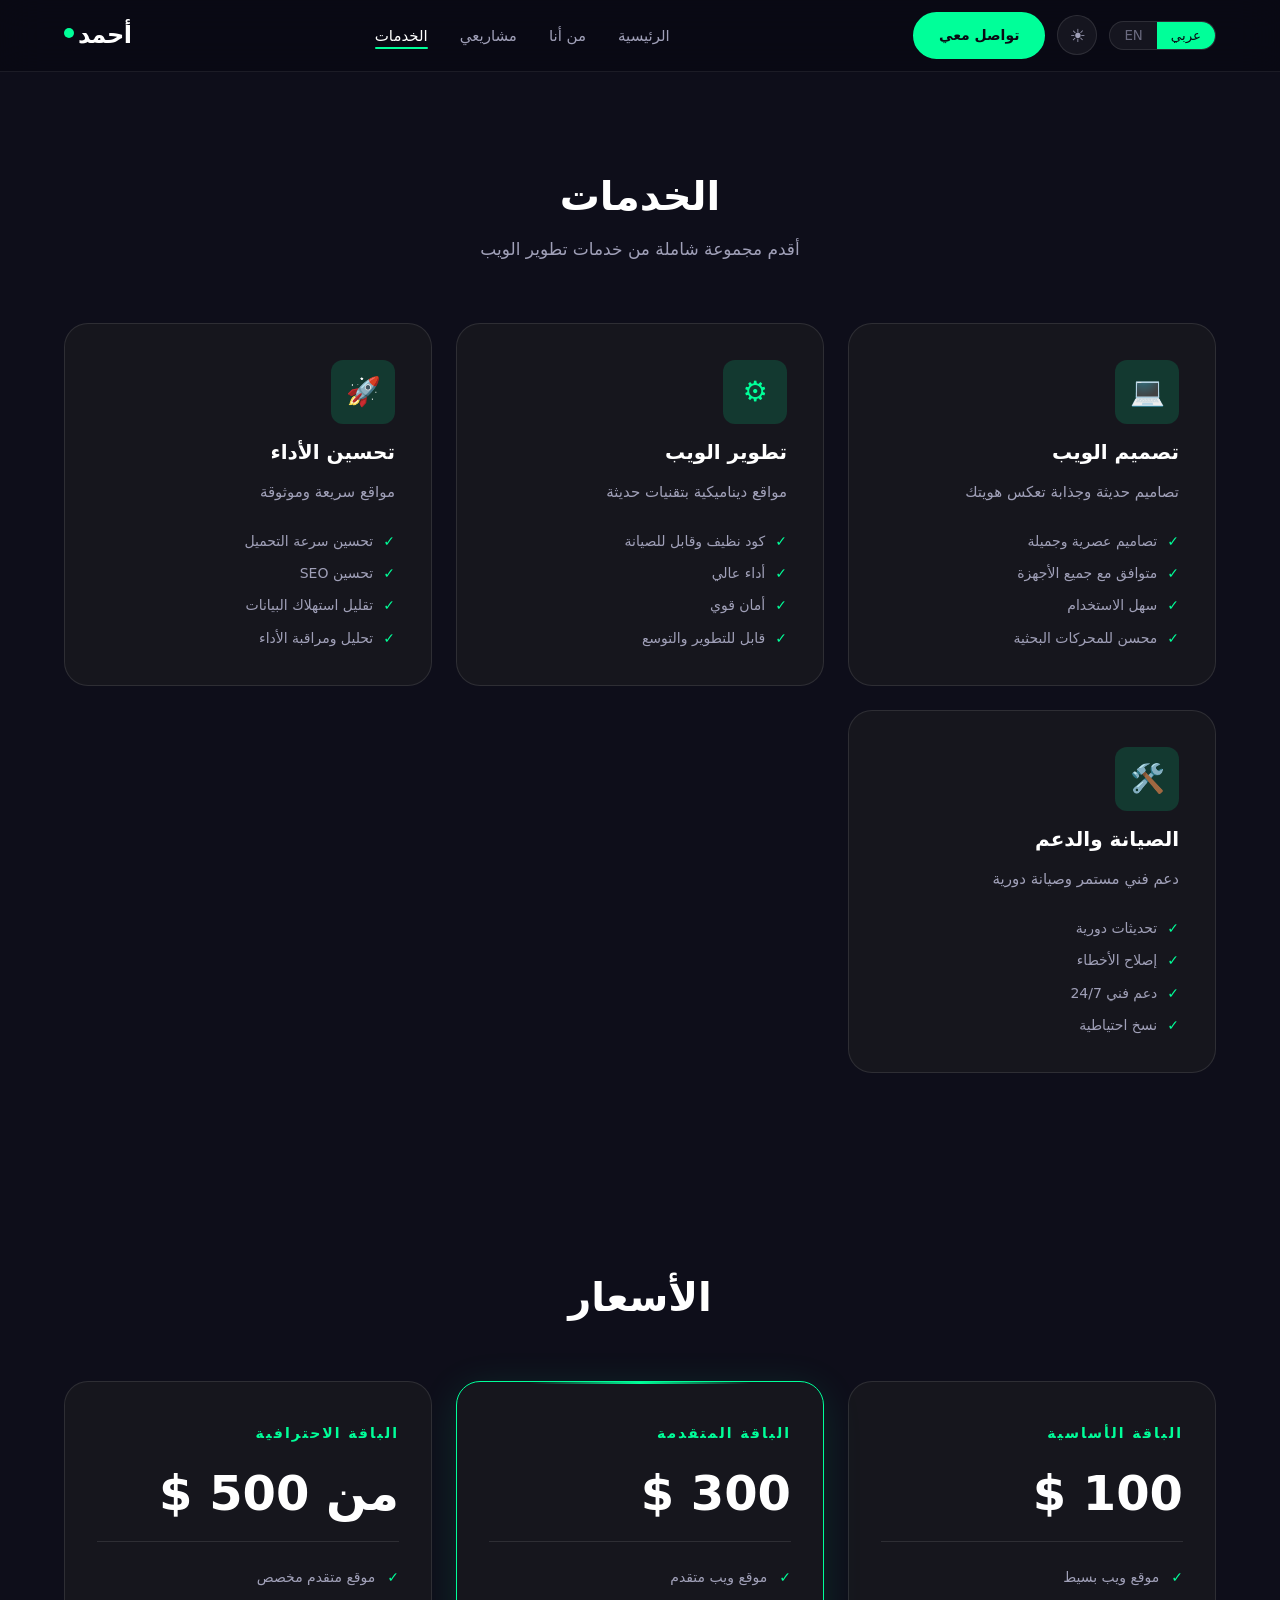
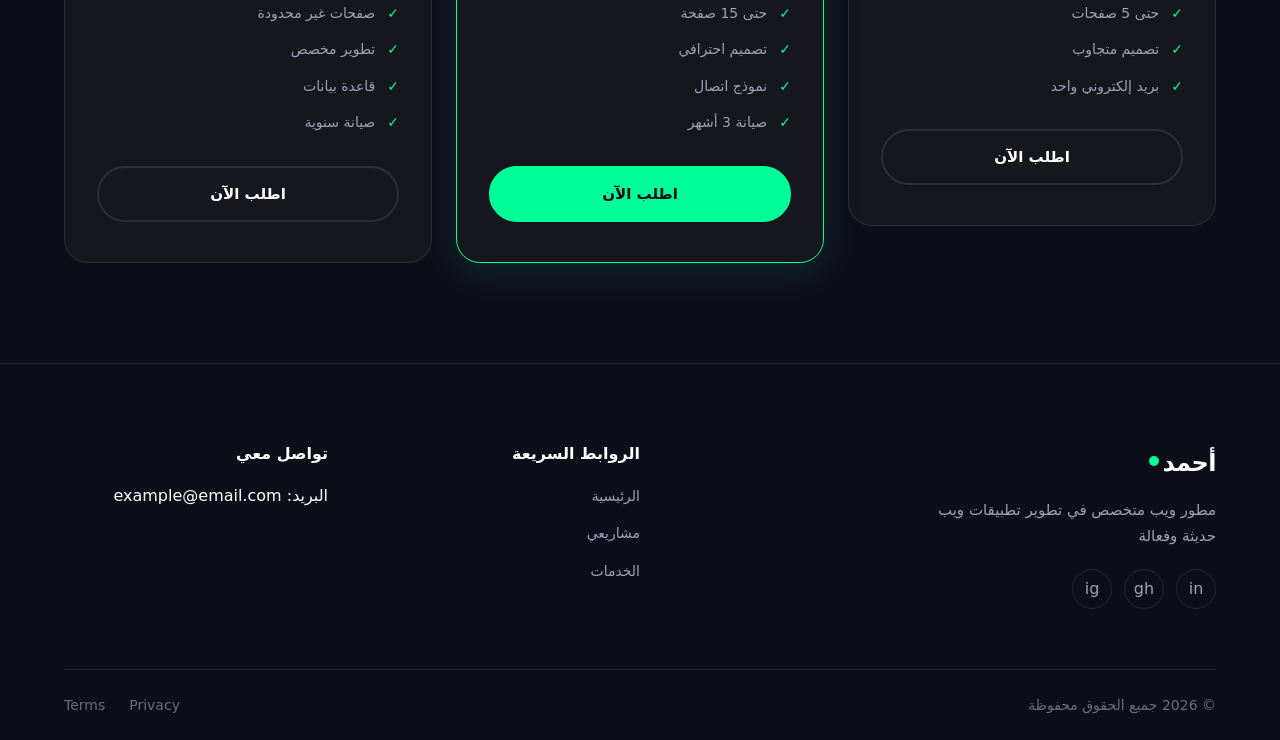
<file: services.html>
<!DOCTYPE html>
<html lang="ar" dir="rtl">
<head>
    <meta charset="UTF-8">
    <meta name="viewport" content="width=device-width, initial-scale=1.0">
    <title>الخدمات - Portfolio</title>
    <link rel="stylesheet" href="style.css">
</head>
<body>
    <!-- Navbar -->
    <nav class="navbar">
        <div class="container">
            <a href="Index.html" class="logo"><span data-i18n="site.name">أحمد</span><span class="dot"></span></a>
            <ul class="nav-links">
                <li><a href="Index.html" data-i18n="nav.home">الرئيسية</a></li>
                <li><a href="about.html" data-i18n="nav.about">من أنا</a></li>
                <li><a href="portfolio.html" data-i18n="nav.portfolio">مشاريعي</a></li>
                <li><a href="services.html" class="active" data-i18n="nav.services">الخدمات</a></li>
            </ul>
            <div class="navbar-actions">
                <div class="lang-switcher">
                    <button class="active" data-lang="ar" data-i18n="nav.lang.ar">عربي</button>
                    <button data-lang="en" data-i18n="nav.lang.en">EN</button>
                </div>
                <button class="theme-toggle" id="themeToggle" title="تبديل الوضع">
                    <span class="sun">☀️</span><span class="moon">🌙</span>
                </button>
                <a href="contact.html" class="nav-cta" data-i18n="nav.contact">تواصل معي</a>
                <button class="hamburger" id="hamburger"><span></span><span></span><span></span></button>
            </div>
        </div>
    </nav>

    <!-- Mobile Nav Overlay -->
    <div class="mobile-nav-overlay" id="mobileNavOverlay"></div>

    <!-- Mobile Nav -->
    <div class="mobile-nav" id="mobileNav">
        <a href="Index.html" data-i18n="nav.home">الرئيسية</a>
        <a href="about.html" data-i18n="nav.about">من أنا</a>
        <a href="portfolio.html" data-i18n="nav.portfolio">مشاريعي</a>
        <a href="services.html" class="active" data-i18n="nav.services">الخدمات</a>
        <a href="contact.html" data-i18n="nav.contact">تواصل معي</a>
    </div>

    <!-- Services -->
    <section class="services-section">
        <div class="container">
            <div class="section-header">
                <h2 data-i18n="servicespage.title">الخدمات</h2>
                <p data-i18n="servicespage.subtitle">أقدم مجموعة شاملة من خدمات تطوير الويب</p>
            </div>

            <div class="services-grid">
                <!-- Service 1 -->
                <div class="service-card animate-on-scroll">
                    <div class="icon-container">💻</div>
                    <h3 data-i18n="services.webdesign.title">تصميم الويب</h3>
                    <p class="description" data-i18n="services.webdesign.desc">أنشئ تصاميم ويب احترافية وجذابة تعكس هوية علامتك التجارية</p>
                    <ul class="service-features">
                        <li><span class="check">✓</span> <span data-i18n="services.webdesign.f1">تصاميم عصرية وجميلة</span></li>
                        <li><span class="check">✓</span> <span data-i18n="services.webdesign.f2">متوافق مع جميع الأجهزة</span></li>
                        <li><span class="check">✓</span> <span data-i18n="services.webdesign.f3">سهل الاستخدام</span></li>
                        <li><span class="check">✓</span> <span data-i18n="services.webdesign.f4">محسن للمحركات البحثية</span></li>
                    </ul>
                </div>
                <!-- Service 2 -->
                <div class="service-card animate-on-scroll delay-1">
                    <div class="icon-container">⚙️</div>
                    <h3 data-i18n="services.webdev.title">تطوير الويب</h3>
                    <p class="description" data-i18n="services.webdev.desc">تطوير تطبيقات ويب ديناميكية وفعالة باستخدام أحدث التقنيات</p>
                    <ul class="service-features">
                        <li><span class="check">✓</span> <span data-i18n="services.webdev.f1">كود نظيف وقابل للصيانة</span></li>
                        <li><span class="check">✓</span> <span data-i18n="services.webdev.f2">أداء عالي</span></li>
                        <li><span class="check">✓</span> <span data-i18n="services.webdev.f3">أمان قوي</span></li>
                        <li><span class="check">✓</span> <span data-i18n="services.webdev.f4">قابل للتطوير والتوسع</span></li>
                    </ul>
                </div>
                <!-- Service 3 -->
                <div class="service-card animate-on-scroll delay-2">
                    <div class="icon-container">🚀</div>
                    <h3 data-i18n="services.performance.title">تحسين الأداء</h3>
                    <p class="description" data-i18n="services.performance.desc">حسّن سرعة وكفاءة موقعك لتجربة مستخدم أفضل</p>
                    <ul class="service-features">
                        <li><span class="check">✓</span> <span data-i18n="services.performance.f1">تحسين سرعة التحميل</span></li>
                        <li><span class="check">✓</span> <span data-i18n="services.performance.f2">تحسين SEO</span></li>
                        <li><span class="check">✓</span> <span data-i18n="services.performance.f3">تقليل استهلاك البيانات</span></li>
                        <li><span class="check">✓</span> <span data-i18n="services.performance.f4">تحليل ومراقبة الأداء</span></li>
                    </ul>
                </div>
                <!-- Service 4 -->
                <div class="service-card animate-on-scroll delay-3">
                    <div class="icon-container">🛠️</div>
                    <h3 data-i18n="services.support.title">الصيانة والدعم</h3>
                    <p class="description" data-i18n="services.support.desc">دعم فني مستمر وصيانة دورية لضمان عمل موقعك بكفاءة</p>
                    <ul class="service-features">
                        <li><span class="check">✓</span> <span data-i18n="services.support.f1">تحديثات دورية</span></li>
                        <li><span class="check">✓</span> <span data-i18n="services.support.f2">إصلاح الأخطاء</span></li>
                        <li><span class="check">✓</span> <span data-i18n="services.support.f3">دعم فني 24/7</span></li>
                        <li><span class="check">✓</span> <span data-i18n="services.support.f4">نسخ احتياطية</span></li>
                    </ul>
                </div>
            </div>
        </div>
    </section>

    <!-- Pricing -->
    <section class="pricing-section">
        <div class="container">
            <div class="section-header">
                <h2 data-i18n="pricing.title">الأسعار</h2>
            </div>
            <div class="pricing-grid">
                <!-- Basic -->
                <div class="pricing-card animate-on-scroll">
                    <span class="plan-name" data-i18n="pricing.basic.title">الباقة الأساسية</span>
                    <div class="plan-price" data-i18n="pricing.basic.price">100 $</div>
                    <ul class="plan-features">
                        <li><span class="check">✓</span> <span data-i18n="pricing.basic.f1">موقع ويب بسيط</span></li>
                        <li><span class="check">✓</span> <span data-i18n="pricing.basic.f2">حتى 5 صفحات</span></li>
                        <li><span class="check">✓</span> <span data-i18n="pricing.basic.f3">تصميم متجاوب</span></li>
                        <li><span class="check">✓</span> <span data-i18n="pricing.basic.f4">بريد إلكتروني واحد</span></li>
                    </ul>
                    <a href="contact.html" class="btn btn-outline" data-i18n="pricing.order">اطلب الآن</a>
                </div>
                <!-- Advanced (featured) -->
                <div class="pricing-card featured animate-on-scroll delay-1">
                    <span class="plan-name" data-i18n="pricing.advanced.title">الباقة المتقدمة</span>
                    <div class="plan-price" data-i18n="pricing.advanced.price">300 $</div>
                    <ul class="plan-features">
                        <li><span class="check">✓</span> <span data-i18n="pricing.advanced.f1">موقع ويب متقدم</span></li>
                        <li><span class="check">✓</span> <span data-i18n="pricing.advanced.f2">حتى 15 صفحة</span></li>
                        <li><span class="check">✓</span> <span data-i18n="pricing.advanced.f3">تصميم احترافي</span></li>
                        <li><span class="check">✓</span> <span data-i18n="pricing.advanced.f4">نموذج اتصال</span></li>
                        <li><span class="check">✓</span> <span data-i18n="pricing.advanced.f5">صيانة 3 أشهر</span></li>
                    </ul>
                    <a href="contact.html" class="btn btn-accent" data-i18n="pricing.order">اطلب الآن</a>
                </div>
                <!-- Pro -->
                <div class="pricing-card animate-on-scroll delay-2">
                    <span class="plan-name" data-i18n="pricing.pro.title">الباقة الاحترافية</span>
                    <div class="plan-price" data-i18n="pricing.pro.price">من 500 $</div>
                    <ul class="plan-features">
                        <li><span class="check">✓</span> <span data-i18n="pricing.pro.f1">موقع متقدم مخصص</span></li>
                        <li><span class="check">✓</span> <span data-i18n="pricing.pro.f2">صفحات غير محدودة</span></li>
                        <li><span class="check">✓</span> <span data-i18n="pricing.pro.f3">تطوير مخصص</span></li>
                        <li><span class="check">✓</span> <span data-i18n="pricing.pro.f4">قاعدة بيانات</span></li>
                        <li><span class="check">✓</span> <span data-i18n="pricing.pro.f5">صيانة سنوية</span></li>
                    </ul>
                    <a href="contact.html" class="btn btn-outline" data-i18n="pricing.order">اطلب الآن</a>
                </div>
            </div>
        </div>
    </section>

    <!-- Footer -->
    <footer class="footer">
        <div class="container">
            <div class="footer-grid">
                <div class="footer-brand">
                    <a href="Index.html" class="logo"><span data-i18n="site.name">أحمد</span><span class="dot"></span></a>
                    <p data-i18n="footer.about.desc">مطور ويب متخصص</p>
                    <div class="footer-socials"><a href="#">in</a><a href="#">gh</a><a href="#">ig</a></div>
                </div>
                <div class="footer-column">
                    <h4 data-i18n="footer.links">الروابط السريعة</h4>
                    <ul>
                        <li><a href="Index.html" data-i18n="nav.home">الرئيسية</a></li>
                        <li><a href="portfolio.html" data-i18n="nav.portfolio">مشاريعي</a></li>
                        <li><a href="services.html" data-i18n="nav.services">الخدمات</a></li>
                    </ul>
                </div>
                <div class="footer-column">
                    <h4 data-i18n="footer.contact">تواصل معي</h4>
                    <p data-i18n="footer.email">البريد: example@email.com</p>
                </div>
            </div>
            <div class="footer-bottom">
                <p>&copy; <span id="year"></span> <span data-i18n="footer.rights">جميع الحقوق محفوظة</span></p>
                <div class="footer-bottom-links">
                    <a href="#">Privacy</a>
                    <a href="#">Terms</a>
                </div>
            </div>
        </div>
    </footer>

    <script src="i18n.js"></script>
    <script src="scripts.js"></script>
</body>
</html>
</file>
<file: style.css>
/* =====================================================
   PORTFOLIO WEBSITE - Complete Redesign
   Inspired by radnaabazar.com
   ===================================================== */

/* ===================== CSS Variables ===================== */
:root {
    --bg-primary: #0a0a14;
    --bg-secondary: #0e0e1a;
    --bg-card: #16161d;
    --bg-card-hover: #1c1c26;
    --accent: #00ff99;
    --accent-dim: rgba(0, 255, 153, 0.15);
    --accent-border: rgba(0, 255, 153, 0.4);
    --text-primary: #ffffff;
    --text-secondary: #a0a0b8;
    --text-muted: #6b6b80;
    --border: rgba(255, 255, 255, 0.1);
    --border-hover: rgba(0, 255, 153, 0.4);
    --glass-bg: rgba(10, 10, 20, 0.75);
    --glass-border: rgba(255, 255, 255, 0.08);
    --shadow-card: 0 4px 24px rgba(0, 0, 0, 0.4);
    --shadow-card-hover: 0 8px 40px rgba(0, 255, 153, 0.12);
    --radius-card: 24px;
    --radius-pill: 9999px;
    --radius-sm: 12px;
    --font: 'Segoe UI', -apple-system, BlinkMacSystemFont, system-ui, Roboto, sans-serif;
    --navbar-height: 72px;
    --container-max: 1200px;
    --transition: 0.3s cubic-bezier(0.4, 0, 0.2, 1);
    --transition-slow: 0.6s cubic-bezier(0.4, 0, 0.2, 1);
}

/* ===================== Light Mode ===================== */
body.light-mode {
    --bg-primary: #f5f5f7;
    --bg-secondary: #ffffff;
    --bg-card: #ffffff;
    --bg-card-hover: #f0f0f5;
    --accent: #00cc7a;
    --accent-dim: rgba(0, 204, 122, 0.1);
    --accent-border: rgba(0, 204, 122, 0.4);
    --text-primary: #1a1a2e;
    --text-secondary: #555570;
    --text-muted: #8888a0;
    --border: rgba(0, 0, 0, 0.08);
    --border-hover: rgba(0, 204, 122, 0.4);
    --glass-bg: rgba(255, 255, 255, 0.8);
    --glass-border: rgba(0, 0, 0, 0.06);
    --shadow-card: 0 4px 24px rgba(0, 0, 0, 0.06);
    --shadow-card-hover: 0 8px 40px rgba(0, 204, 122, 0.1);
}

/* ===================== Reset & Base ===================== */
*,
*::before,
*::after {
    margin: 0;
    padding: 0;
    box-sizing: border-box;
}

html {
    scroll-behavior: smooth;
    scroll-padding-top: var(--navbar-height);
}

body {
    font-family: var(--font);
    line-height: 1.6;
    color: var(--text-primary);
    background-color: var(--bg-primary);
    transition: background-color var(--transition), color var(--transition);
    overflow-x: hidden;
    -webkit-font-smoothing: antialiased;
    -moz-osx-font-smoothing: grayscale;
}

a {
    color: inherit;
    text-decoration: none;
    transition: color var(--transition);
}

ul, ol {
    list-style: none;
}

img {
    max-width: 100%;
    display: block;
}

button {
    font-family: inherit;
    cursor: pointer;
    border: none;
    background: none;
    color: inherit;
}

.container {
    max-width: var(--container-max);
    margin: 0 auto;
    padding: 0 24px;
}

section {
    padding: 100px 0;
}

h1, h2, h3, h4, h5, h6 {
    font-weight: 700;
    line-height: 1.2;
}

::selection {
    background: var(--accent);
    color: #0a0a14;
}

/* ===================== RTL / LTR Support ===================== */
[dir="rtl"] body {
    direction: rtl;
    text-align: right;
}

[dir="ltr"] body {
    direction: ltr;
    text-align: left;
}

[dir="rtl"] .navbar .container {
    flex-direction: row-reverse;
}

[dir="rtl"] .experience-item {
    border-right: none;
    border-left: 4px solid var(--accent);
}

[dir="rtl"] .pricing-card ul {
    text-align: right;
}

[dir="rtl"] .service-features {
    text-align: right;
}

[dir="ltr"] .experience-item {
    border-left: none;
    border-right: 4px solid var(--accent);
}

/* ===================== Navbar ===================== */
.navbar {
    position: sticky;
    top: 0;
    z-index: 1000;
    height: var(--navbar-height);
    display: flex;
    align-items: center;
    background: var(--glass-bg);
    backdrop-filter: blur(20px);
    -webkit-backdrop-filter: blur(20px);
    border-bottom: 1px solid var(--glass-border);
    transition: background var(--transition), border-color var(--transition);
}

body.light-mode .navbar {
    background: rgba(255, 255, 255, 0.85);
    border-bottom-color: rgba(0, 0, 0, 0.06);
}

.navbar .container {
    display: flex;
    justify-content: space-between;
    align-items: center;
    width: 100%;
}

.logo {
    font-size: 24px;
    font-weight: 800;
    color: var(--text-primary);
    letter-spacing: -0.5px;
    display: flex;
    align-items: center;
    gap: 4px;
}

.logo .dot {
    display: inline-block;
    width: 10px;
    height: 10px;
    background: var(--accent);
    border-radius: 50%;
    margin-bottom: 4px;
}

.nav-links {
    display: flex;
    align-items: center;
    gap: 32px;
}

.nav-links a {
    color: var(--text-secondary);
    font-size: 15px;
    font-weight: 500;
    transition: color var(--transition);
    position: relative;
}

.nav-links a:hover,
.nav-links a.active {
    color: var(--text-primary);
}

.nav-links a.active::after {
    content: '';
    position: absolute;
    bottom: -4px;
    left: 0;
    right: 0;
    height: 2px;
    background: var(--accent);
    border-radius: 2px;
}

[dir="rtl"] .nav-links a.active::after {
    left: 0;
    right: 0;
}

.navbar-actions {
    display: flex;
    align-items: center;
    gap: 12px;
}

.lang-switcher {
    display: flex;
    align-items: center;
    background: rgba(255, 255, 255, 0.05);
    border: 1px solid var(--border);
    border-radius: var(--radius-pill);
    overflow: hidden;
    font-size: 13px;
    font-weight: 600;
}

.lang-switcher button {
    padding: 6px 14px;
    color: var(--text-muted);
    transition: all var(--transition);
}

.lang-switcher button.active {
    background: var(--accent);
    color: #0a0a14;
}

.lang-switcher button:hover:not(.active) {
    color: var(--text-primary);
}

.theme-toggle {
    width: 40px;
    height: 40px;
    border-radius: 50%;
    display: flex;
    align-items: center;
    justify-content: center;
    background: rgba(255, 255, 255, 0.05);
    border: 1px solid var(--border);
    color: var(--text-secondary);
    font-size: 18px;
    transition: all var(--transition);
    position: relative;
    overflow: hidden;
}

.theme-toggle:hover {
    background: rgba(255, 255, 255, 0.1);
    border-color: var(--border-hover);
    color: var(--accent);
}

.theme-toggle .sun,
.theme-toggle .moon {
    position: absolute;
    transition: opacity var(--transition), transform var(--transition);
}

.theme-toggle .sun {
    opacity: 1;
    transform: rotate(0deg) scale(1);
}

.theme-toggle .moon {
    opacity: 0;
    transform: rotate(-90deg) scale(0.5);
}

body.light-mode .theme-toggle .sun {
    opacity: 0;
    transform: rotate(90deg) scale(0.5);
}

body.light-mode .theme-toggle .moon {
    opacity: 1;
    transform: rotate(0deg) scale(1);
}

.nav-cta {
    padding: 10px 24px;
    background: var(--accent);
    color: #0a0a14;
    font-weight: 700;
    font-size: 14px;
    border-radius: var(--radius-pill);
    transition: all var(--transition);
    border: 2px solid var(--accent);
}

.nav-cta:hover {
    background: transparent;
    color: var(--accent);
}

/* Hamburger */
.hamburger {
    display: none;
    flex-direction: column;
    gap: 5px;
    padding: 8px;
    z-index: 1001;
}

.hamburger span {
    display: block;
    width: 24px;
    height: 2px;
    background: var(--text-primary);
    border-radius: 2px;
    transition: all var(--transition);
    transform-origin: center;
}

.hamburger.active span:nth-child(1) {
    transform: translateY(7px) rotate(45deg);
}

.hamburger.active span:nth-child(2) {
    opacity: 0;
    transform: scaleX(0);
}

.hamburger.active span:nth-child(3) {
    transform: translateY(-7px) rotate(-45deg);
}

/* Mobile Nav Overlay */
.mobile-nav-overlay {
    position: fixed;
    inset: 0;
    background: rgba(0, 0, 0, 0.6);
    backdrop-filter: blur(8px);
    -webkit-backdrop-filter: blur(8px);
    z-index: 999;
    opacity: 0;
    pointer-events: none;
    transition: opacity var(--transition);
}

.mobile-nav-overlay.active {
    opacity: 1;
    pointer-events: all;
}

.mobile-nav {
    position: fixed;
    top: 0;
    right: 0;
    width: 300px;
    height: 100vh;
    background: var(--bg-secondary);
    border-left: 1px solid var(--border);
    z-index: 1000;
    padding: 100px 32px 40px;
    transform: translateX(100%);
    transition: transform var(--transition-slow);
    display: flex;
    flex-direction: column;
    gap: 0;
}

[dir="rtl"] .mobile-nav {
    right: auto;
    left: 0;
    border-left: none;
    border-right: 1px solid var(--border);
    transform: translateX(-100%);
}

[dir="rtl"] .mobile-nav.active {
    transform: translateX(0);
}

.mobile-nav.active {
    transform: translateX(0);
}

.mobile-nav a {
    display: block;
    padding: 16px 0;
    color: var(--text-secondary);
    font-size: 18px;
    font-weight: 600;
    border-bottom: 1px solid var(--border);
    transition: color var(--transition);
}

.mobile-nav a:hover,
.mobile-nav a.active {
    color: var(--accent);
}

.mobile-nav .nav-cta {
    margin-top: 24px;
    text-align: center;
    display: block;
}

/* ===================== Hero Section ===================== */
.hero {
    min-height: 100vh;
    display: flex;
    align-items: center;
    position: relative;
    overflow: hidden;
    padding-top: var(--navbar-height);
}

.hero::before {
    content: '';
    position: absolute;
    inset: 0;
    background-image:
        linear-gradient(rgba(255, 255, 255, 0.03) 1px, transparent 1px),
        linear-gradient(90deg, rgba(255, 255, 255, 0.03) 1px, transparent 1px);
    background-size: 60px 60px;
    z-index: 0;
}

.hero::after {
    content: '';
    position: absolute;
    top: 50%;
    left: 50%;
    width: 800px;
    height: 800px;
    background: radial-gradient(circle, rgba(0, 255, 153, 0.06) 0%, transparent 70%);
    transform: translate(-50%, -50%);
    z-index: 0;
    pointer-events: none;
}

.hero .container {
    display: grid;
    grid-template-columns: 1fr 1fr;
    gap: 80px;
    align-items: center;
    position: relative;
    z-index: 1;
}

.hero-content {
    display: flex;
    flex-direction: column;
    gap: 24px;
}

.hero-badge {
    display: inline-flex;
    align-items: center;
    gap: 8px;
    padding: 8px 16px;
    background: var(--accent-dim);
    border: 1px solid var(--accent-border);
    border-radius: var(--radius-pill);
    font-size: 14px;
    font-weight: 600;
    color: var(--accent);
    width: fit-content;
}

.hero-badge .pulse {
    width: 8px;
    height: 8px;
    background: var(--accent);
    border-radius: 50%;
    animation: pulse 2s ease-in-out infinite;
}

.hero-content h1 {
    font-size: 56px;
    font-weight: 800;
    letter-spacing: -1px;
    line-height: 1.1;
}

.hero-content h1 .accent {
    color: var(--accent);
}

.hero-content .subtitle {
    font-size: 18px;
    color: var(--text-secondary);
    max-width: 500px;
    line-height: 1.7;
}

.hero-buttons {
    display: flex;
    gap: 16px;
    flex-wrap: wrap;
}

.hero-socials {
    display: flex;
    gap: 12px;
    margin-top: 8px;
}

.hero-socials a {
    width: 44px;
    height: 44px;
    display: flex;
    align-items: center;
    justify-content: center;
    border: 1px solid var(--border);
    border-radius: 50%;
    color: var(--text-secondary);
    font-size: 18px;
    transition: all var(--transition);
}

.hero-socials a:hover {
    border-color: var(--accent);
    color: var(--accent);
    background: var(--accent-dim);
    transform: translateY(-2px);
}

/* Hero Image */
.hero-image {
    display: flex;
    justify-content: center;
    align-items: center;
    position: relative;
}

.hero-image-wrapper {
    position: relative;
    width: 320px;
    height: 320px;
}

.hero-image-ring {
    position: absolute;
    inset: -20px;
    border: 2px dashed var(--accent-border);
    border-radius: 50%;
    animation: spin 20s linear infinite;
}

.hero-image-accent {
    position: absolute;
    inset: -10px;
    border: 2px solid var(--accent);
    border-radius: 50%;
    opacity: 0.3;
}

.hero-image-circle {
    width: 320px;
    height: 320px;
    border-radius: 50%;
    overflow: hidden;
    border: 3px solid var(--accent);
    position: relative;
    z-index: 1;
    background: var(--bg-card);
}

.hero-image-circle img {
    width: 100%;
    height: 100%;
    object-fit: cover;
}

.hero-float-card {
    position: absolute;
    background: var(--bg-card);
    border: 1px solid var(--border);
    border-radius: var(--radius-sm);
    padding: 12px 16px;
    display: flex;
    align-items: center;
    gap: 10px;
    font-size: 13px;
    font-weight: 600;
    box-shadow: var(--shadow-card);
    z-index: 2;
    animation: float 3s ease-in-out infinite;
}

.hero-float-card.card-1 {
    top: 20px;
    right: -20px;
    animation-delay: 0s;
}

[dir="rtl"] .hero-float-card.card-1 {
    right: auto;
    left: -20px;
}

.hero-float-card.card-2 {
    bottom: 40px;
    left: -30px;
    animation-delay: 1.5s;
}

[dir="rtl"] .hero-float-card.card-2 {
    left: auto;
    right: -30px;
}

.hero-float-card .icon {
    width: 36px;
    height: 36px;
    display: flex;
    align-items: center;
    justify-content: center;
    background: var(--accent-dim);
    border-radius: 8px;
    color: var(--accent);
    font-size: 16px;
}

.hero-float-card .info {
    display: flex;
    flex-direction: column;
}

.hero-float-card .info .label {
    font-size: 11px;
    color: var(--text-muted);
    font-weight: 500;
}

.hero-float-card .info .value {
    color: var(--text-primary);
}

/* ===================== Buttons ===================== */
.btn {
    display: inline-flex;
    align-items: center;
    gap: 8px;
    padding: 14px 32px;
    border-radius: var(--radius-pill);
    font-weight: 700;
    font-size: 15px;
    transition: all var(--transition);
    border: 2px solid transparent;
    cursor: pointer;
    white-space: nowrap;
}

.btn .arrow {
    transition: transform var(--transition);
    display: inline-flex;
}

.btn:hover .arrow {
    transform: translateX(4px);
}

[dir="rtl"] .btn:hover .arrow {
    transform: translateX(-4px);
}

.btn-accent {
    background: var(--accent);
    color: #0a0a14;
    border-color: var(--accent);
}

.btn-accent:hover {
    background: transparent;
    color: var(--accent);
    box-shadow: 0 0 30px rgba(0, 255, 153, 0.2);
}

.btn-outline {
    background: transparent;
    color: var(--text-primary);
    border-color: var(--border);
}

.btn-outline:hover {
    border-color: var(--accent);
    color: var(--accent);
    background: var(--accent-dim);
}

.btn-primary {
    background: var(--accent);
    color: #0a0a14;
    border-color: var(--accent);
}

.btn-primary:hover {
    background: #00e68a;
    box-shadow: 0 0 30px rgba(0, 255, 153, 0.3);
    transform: translateY(-2px);
}

.btn-secondary {
    background: transparent;
    color: var(--accent);
    border-color: var(--accent-border);
}

.btn-secondary:hover {
    background: var(--accent-dim);
    border-color: var(--accent);
}

.btn-sm {
    padding: 10px 20px;
    font-size: 13px;
}

/* ===================== Stats Section ===================== */
.stats {
    padding: 60px 0;
    border-top: 1px solid var(--border);
    border-bottom: 1px solid var(--border);
    background: var(--bg-secondary);
}

.stats-row {
    display: flex;
    justify-content: center;
    align-items: center;
    gap: 60px;
    flex-wrap: wrap;
}

.stat-item {
    display: flex;
    flex-direction: column;
    align-items: center;
    gap: 4px;
}

.stat-item .number {
    font-size: 48px;
    font-weight: 800;
    color: var(--accent);
    line-height: 1;
}

.stat-item .label {
    font-size: 14px;
    color: var(--text-muted);
    font-weight: 500;
}

.stat-divider {
    width: 1px;
    height: 48px;
    background: var(--border);
}

/* ===================== Bento Grid Section ===================== */
.bento-section {
    padding: 100px 0;
}

.bento-section .section-header {
    text-align: center;
    margin-bottom: 60px;
}

.bento-section .section-header h2 {
    font-size: 40px;
    margin-bottom: 16px;
}

.bento-section .section-header p {
    color: var(--text-secondary);
    font-size: 17px;
    max-width: 500px;
    margin: 0 auto;
}

.bento-grid {
    display: grid;
    grid-template-columns: repeat(3, 1fr);
    gap: 20px;
}

.bento-card {
    background: var(--bg-card);
    border: 1px solid var(--border);
    border-radius: var(--radius-card);
    padding: 32px;
    transition: all var(--transition);
    overflow: hidden;
    position: relative;
    display: flex;
    flex-direction: column;
    gap: 16px;
}

.bento-card:hover {
    border-color: var(--border-hover);
    box-shadow: var(--shadow-card-hover);
    transform: translateY(-4px);
}

.bento-card.span-2 {
    grid-column: span 2;
}

.bento-card.span-row-2 {
    grid-row: span 2;
}

.bento-card.span-2-row-2 {
    grid-column: span 2;
    grid-row: span 2;
}

.bento-card .card-label {
    display: inline-flex;
    align-items: center;
    gap: 6px;
    font-size: 12px;
    font-weight: 700;
    text-transform: uppercase;
    letter-spacing: 1px;
    color: var(--accent);
    padding: 6px 14px;
    background: var(--accent-dim);
    border-radius: var(--radius-pill);
    width: fit-content;
}

.bento-card .card-title {
    font-size: 22px;
    font-weight: 700;
    color: var(--text-primary);
}

.bento-card .card-desc {
    color: var(--text-secondary);
    font-size: 15px;
    line-height: 1.7;
}

.bento-card .card-image {
    width: 100%;
    border-radius: var(--radius-sm);
    overflow: hidden;
    background: var(--bg-secondary);
    aspect-ratio: 16/9;
}

.bento-card .card-image img {
    width: 100%;
    height: 100%;
    object-fit: cover;
}

.bento-card .card-icon {
    width: 56px;
    height: 56px;
    display: flex;
    align-items: center;
    justify-content: center;
    background: var(--accent-dim);
    border-radius: var(--radius-sm);
    color: var(--accent);
    font-size: 24px;
    margin-bottom: 8px;
}

.tech-stack {
    display: flex;
    flex-wrap: wrap;
    gap: 8px;
    margin-top: auto;
}

.tech-stack span {
    padding: 6px 14px;
    background: rgba(255, 255, 255, 0.05);
    border: 1px solid var(--border);
    border-radius: var(--radius-pill);
    font-size: 12px;
    font-weight: 600;
    color: var(--text-secondary);
    transition: all var(--transition);
}

.tech-stack span:hover {
    border-color: var(--accent-border);
    color: var(--accent);
    background: var(--accent-dim);
}

/* ===================== Services Section ===================== */
.services-section {
    padding: 100px 0;
    background: var(--bg-secondary);
}

.services-section .section-header {
    text-align: center;
    margin-bottom: 60px;
}

.services-section .section-header h2 {
    font-size: 40px;
    margin-bottom: 16px;
}

.services-section .section-header p {
    color: var(--text-secondary);
    font-size: 17px;
    max-width: 500px;
    margin: 0 auto;
}

.services-grid {
    display: grid;
    grid-template-columns: repeat(3, 1fr);
    gap: 24px;
}

.service-card {
    background: var(--bg-card);
    border: 1px solid var(--border);
    border-radius: var(--radius-card);
    padding: 36px;
    transition: all var(--transition);
    display: flex;
    flex-direction: column;
    gap: 16px;
}

.service-card:hover {
    border-color: var(--border-hover);
    box-shadow: var(--shadow-card-hover);
    transform: translateY(-4px);
}

.service-card .icon-container {
    width: 64px;
    height: 64px;
    display: flex;
    align-items: center;
    justify-content: center;
    background: var(--accent-dim);
    border-radius: var(--radius-sm);
    color: var(--accent);
    font-size: 28px;
    transition: all var(--transition);
}

.service-card:hover .icon-container {
    background: var(--accent);
    color: #0a0a14;
}

.service-card h3 {
    font-size: 20px;
    color: var(--text-primary);
}

.service-card .description {
    color: var(--text-secondary);
    font-size: 15px;
    line-height: 1.7;
}

.service-features {
    display: flex;
    flex-direction: column;
    gap: 10px;
    margin-top: 8px;
}

.service-features li {
    display: flex;
    align-items: center;
    gap: 10px;
    font-size: 14px;
    color: var(--text-secondary);
}

.service-features li .check {
    color: var(--accent);
    font-weight: 700;
    font-size: 14px;
    flex-shrink: 0;
}

/* ===================== Portfolio Section ===================== */
.portfolio-section {
    padding: 100px 0;
}

.portfolio-section .section-header {
    text-align: center;
    margin-bottom: 48px;
}

.portfolio-section .section-header h2 {
    font-size: 40px;
    margin-bottom: 16px;
}

.portfolio-section .section-header p {
    color: var(--text-secondary);
    font-size: 17px;
    max-width: 500px;
    margin: 0 auto;
}

.filter-buttons {
    display: flex;
    justify-content: center;
    gap: 10px;
    margin-bottom: 48px;
    flex-wrap: wrap;
}

.filter-btn {
    padding: 10px 24px;
    border-radius: var(--radius-pill);
    font-size: 14px;
    font-weight: 600;
    color: var(--text-secondary);
    background: transparent;
    border: 1px solid var(--border);
    transition: all var(--transition);
}

.filter-btn:hover {
    border-color: var(--accent-border);
    color: var(--accent);
}

.filter-btn.active {
    background: var(--accent);
    color: #0a0a14;
    border-color: var(--accent);
}

.projects-grid {
    display: grid;
    grid-template-columns: repeat(3, 1fr);
    gap: 24px;
}

.project-card {
    background: var(--bg-card);
    border: 1px solid var(--border);
    border-radius: var(--radius-card);
    overflow: hidden;
    transition: all var(--transition);
}

.project-card:hover {
    border-color: var(--border-hover);
    box-shadow: var(--shadow-card-hover);
    transform: translateY(-4px);
}

.project-image {
    position: relative;
    overflow: hidden;
    aspect-ratio: 16/10;
    background: var(--bg-secondary);
}

.project-image img {
    width: 100%;
    height: 100%;
    object-fit: cover;
    transition: transform var(--transition-slow);
}

.project-card:hover .project-image img {
    transform: scale(1.05);
}

.project-overlay {
    position: absolute;
    inset: 0;
    background: linear-gradient(to top, rgba(10, 10, 20, 0.8), transparent);
    opacity: 0;
    transition: opacity var(--transition);
    display: flex;
    align-items: flex-end;
    padding: 20px;
}

.project-card:hover .project-overlay {
    opacity: 1;
}

.project-overlay .btn {
    padding: 10px 20px;
    font-size: 13px;
}

.project-info {
    padding: 24px;
    display: flex;
    flex-direction: column;
    gap: 12px;
}

.project-info h3 {
    font-size: 18px;
    color: var(--text-primary);
}

.project-info p {
    font-size: 14px;
    color: var(--text-secondary);
    line-height: 1.7;
}

.project-tags {
    display: flex;
    flex-wrap: wrap;
    gap: 8px;
    margin-top: 4px;
}

.project-tags span {
    padding: 5px 12px;
    background: var(--accent-dim);
    border-radius: var(--radius-pill);
    font-size: 12px;
    font-weight: 600;
    color: var(--accent);
}

/* ===================== About Section ===================== */
.about-section {
    padding: 100px 0;
    background: var(--bg-secondary);
}

.about-section .section-header {
    text-align: center;
    margin-bottom: 60px;
}

.about-section .section-header h2 {
    font-size: 40px;
    margin-bottom: 16px;
}

.about-section .section-header p {
    color: var(--text-secondary);
    font-size: 17px;
    max-width: 500px;
    margin: 0 auto;
}

.about-content {
    display: grid;
    grid-template-columns: 1fr 1fr;
    gap: 60px;
    align-items: start;
}

.about-image-wrapper {
    position: relative;
}

.about-image {
    width: 100%;
    border-radius: var(--radius-card);
    overflow: hidden;
    border: 1px solid var(--border);
    background: var(--bg-card);
}

.about-image img {
    width: 100%;
    display: block;
}

.about-image-accent {
    position: absolute;
    bottom: -16px;
    right: -16px;
    width: 120px;
    height: 120px;
    border: 2px solid var(--accent);
    border-radius: var(--radius-card);
    opacity: 0.2;
    z-index: -1;
}

[dir="rtl"] .about-image-accent {
    right: auto;
    left: -16px;
}

.about-text {
    display: flex;
    flex-direction: column;
    gap: 20px;
}

.about-text h3 {
    font-size: 14px;
    text-transform: uppercase;
    letter-spacing: 2px;
    color: var(--accent);
    font-weight: 700;
}

.about-text h2 {
    font-size: 32px;
}

.about-text .description {
    color: var(--text-secondary);
    font-size: 16px;
    line-height: 1.8;
}

/* Skill Bars */
.skills-container {
    display: flex;
    flex-direction: column;
    gap: 20px;
    margin-top: 8px;
}

.skill-item {
    display: flex;
    flex-direction: column;
    gap: 8px;
}

.skill-item .skill-header {
    display: flex;
    justify-content: space-between;
    align-items: center;
}

.skill-item .skill-name {
    font-size: 14px;
    font-weight: 600;
    color: var(--text-primary);
}

.skill-item .skill-percent {
    font-size: 13px;
    font-weight: 700;
    color: var(--accent);
}

.skill-bar {
    width: 100%;
    height: 8px;
    background: rgba(255, 255, 255, 0.05);
    border-radius: var(--radius-pill);
    overflow: hidden;
}

.skill-progress {
    height: 100%;
    background: linear-gradient(90deg, var(--accent), #00cc7a);
    border-radius: var(--radius-pill);
    transition: width 1s cubic-bezier(0.4, 0, 0.2, 1);
}

/* Experience Timeline */
.experience-timeline {
    display: flex;
    flex-direction: column;
    gap: 0;
    margin-top: 16px;
}

.experience-item {
    display: flex;
    gap: 20px;
    padding: 24px 0;
    border-bottom: 1px solid var(--border);
    position: relative;
}

.experience-item:last-child {
    border-bottom: none;
}

.experience-dot {
    width: 12px;
    height: 12px;
    background: var(--accent);
    border-radius: 50%;
    margin-top: 6px;
    flex-shrink: 0;
    position: relative;
    z-index: 1;
}

[dir="rtl"] .experience-dot {
    margin-right: 0;
}

[dir="ltr"] .experience-dot {
    margin-left: 0;
}

.experience-details {
    display: flex;
    flex-direction: column;
    gap: 6px;
}

.experience-details .date {
    font-size: 13px;
    font-weight: 600;
    color: var(--accent);
    text-transform: uppercase;
    letter-spacing: 1px;
}

.experience-details h4 {
    font-size: 17px;
    color: var(--text-primary);
}

.experience-details .company {
    font-size: 14px;
    color: var(--text-muted);
    font-weight: 500;
}

.experience-details p {
    font-size: 14px;
    color: var(--text-secondary);
    line-height: 1.7;
    margin-top: 4px;
}

/* ===================== Contact Section ===================== */
.contact-section {
    padding: 100px 0;
}

.contact-section .section-header {
    text-align: center;
    margin-bottom: 60px;
}

.contact-section .section-header h2 {
    font-size: 40px;
    margin-bottom: 16px;
}

.contact-section .section-header p {
    color: var(--text-secondary);
    font-size: 17px;
    max-width: 500px;
    margin: 0 auto;
}

.contact-wrapper {
    display: grid;
    grid-template-columns: 1fr 1.2fr;
    gap: 48px;
    align-items: start;
}

.contact-info {
    display: flex;
    flex-direction: column;
    gap: 28px;
}

.info-item {
    display: flex;
    gap: 16px;
    align-items: flex-start;
}

.info-item .info-icon {
    width: 52px;
    height: 52px;
    display: flex;
    align-items: center;
    justify-content: center;
    background: var(--accent-dim);
    border-radius: var(--radius-sm);
    color: var(--accent);
    font-size: 22px;
    flex-shrink: 0;
}

.info-item .info-text h4 {
    font-size: 16px;
    color: var(--text-primary);
    margin-bottom: 4px;
}

.info-item .info-text p,
.info-item .info-text a {
    font-size: 14px;
    color: var(--text-secondary);
}

.info-item .info-text a:hover {
    color: var(--accent);
}

.contact-socials {
    display: flex;
    gap: 12px;
    margin-top: 8px;
}

.contact-socials a {
    width: 44px;
    height: 44px;
    display: flex;
    align-items: center;
    justify-content: center;
    border: 1px solid var(--border);
    border-radius: 50%;
    color: var(--text-secondary);
    font-size: 18px;
    transition: all var(--transition);
}

.contact-socials a:hover {
    border-color: var(--accent);
    color: var(--accent);
    background: var(--accent-dim);
    transform: translateY(-2px);
}

/* Contact Form */
.contact-form {
    background: var(--bg-card);
    border: 1px solid var(--border);
    border-radius: var(--radius-card);
    padding: 40px;
    display: flex;
    flex-direction: column;
    gap: 20px;
}

.form-row {
    display: grid;
    grid-template-columns: 1fr 1fr;
    gap: 20px;
}

.form-group {
    display: flex;
    flex-direction: column;
    gap: 8px;
}

.form-group label {
    font-size: 14px;
    font-weight: 600;
    color: var(--text-primary);
}

.form-group input,
.form-group textarea,
.form-group select {
    padding: 14px 18px;
    background: var(--bg-secondary);
    border: 1px solid var(--border);
    border-radius: var(--radius-sm);
    color: var(--text-primary);
    font-family: var(--font);
    font-size: 15px;
    transition: all var(--transition);
    outline: none;
    resize: vertical;
}

.form-group input::placeholder,
.form-group textarea::placeholder {
    color: var(--text-muted);
}

.form-group input:focus,
.form-group textarea:focus,
.form-group select:focus {
    border-color: var(--accent);
    box-shadow: 0 0 0 3px var(--accent-dim);
}

.form-group.focused label {
    color: var(--accent);
}

.form-group textarea {
    min-height: 140px;
}

.contact-form .btn {
    align-self: flex-start;
}

/* ===================== Pricing Section ===================== */
.pricing-section {
    padding: 100px 0;
    background: var(--bg-secondary);
}

.pricing-section .section-header {
    text-align: center;
    margin-bottom: 60px;
}

.pricing-section .section-header h2 {
    font-size: 40px;
    margin-bottom: 16px;
}

.pricing-section .section-header p {
    color: var(--text-secondary);
    font-size: 17px;
    max-width: 500px;
    margin: 0 auto;
}

.pricing-grid {
    display: grid;
    grid-template-columns: repeat(3, 1fr);
    gap: 24px;
    align-items: start;
}

.pricing-card {
    background: var(--bg-card);
    border: 1px solid var(--border);
    border-radius: var(--radius-card);
    padding: 40px 32px;
    display: flex;
    flex-direction: column;
    gap: 24px;
    transition: all var(--transition);
}

.pricing-card:hover {
    border-color: var(--border-hover);
    box-shadow: var(--shadow-card-hover);
    transform: translateY(-4px);
}

.pricing-card.featured {
    border-color: var(--accent);
    box-shadow: 0 8px 40px rgba(0, 255, 153, 0.12);
    position: relative;
}

.pricing-card.featured::before {
    content: '';
    position: absolute;
    top: 0;
    left: 50%;
    transform: translateX(-50%);
    width: 60%;
    height: 2px;
    background: linear-gradient(90deg, transparent, var(--accent), transparent);
}

.pricing-card .plan-name {
    font-size: 14px;
    text-transform: uppercase;
    letter-spacing: 2px;
    color: var(--accent);
    font-weight: 700;
}

.pricing-card .plan-price {
    font-size: 48px;
    font-weight: 800;
    color: var(--text-primary);
    line-height: 1;
}

.pricing-card .plan-price span {
    font-size: 16px;
    font-weight: 500;
    color: var(--text-muted);
}

.pricing-card .plan-desc {
    font-size: 15px;
    color: var(--text-secondary);
    line-height: 1.6;
}

.pricing-card .plan-features {
    display: flex;
    flex-direction: column;
    gap: 14px;
    padding-top: 24px;
    border-top: 1px solid var(--border);
}

.pricing-card .plan-features li {
    display: flex;
    align-items: center;
    gap: 12px;
    font-size: 14px;
    color: var(--text-secondary);
}

.pricing-card .plan-features li .check {
    color: var(--accent);
    font-weight: 700;
    flex-shrink: 0;
}

.pricing-card .plan-features li.disabled {
    opacity: 0.4;
}

.pricing-card .btn {
    margin-top: 8px;
    width: 100%;
    justify-content: center;
}

/* ===================== Footer ===================== */
.footer {
    background: var(--bg-secondary);
    border-top: 1px solid var(--border);
    padding: 80px 0 0;
}

.footer-grid {
    display: grid;
    grid-template-columns: 2fr 1fr 1fr;
    gap: 48px;
    padding-bottom: 60px;
}

.footer-brand .logo {
    margin-bottom: 16px;
}

.footer-brand p {
    color: var(--text-secondary);
    font-size: 15px;
    line-height: 1.7;
    max-width: 300px;
    margin-bottom: 20px;
}

.footer-socials {
    display: flex;
    gap: 12px;
}

.footer-socials a {
    width: 40px;
    height: 40px;
    display: flex;
    align-items: center;
    justify-content: center;
    border: 1px solid var(--border);
    border-radius: 50%;
    color: var(--text-secondary);
    font-size: 16px;
    transition: all var(--transition);
}

.footer-socials a:hover {
    border-color: var(--accent);
    color: var(--accent);
    background: var(--accent-dim);
}

.footer-column h4 {
    font-size: 16px;
    font-weight: 700;
    color: var(--text-primary);
    margin-bottom: 20px;
}

.footer-column ul {
    display: flex;
    flex-direction: column;
    gap: 12px;
}

.footer-column ul li a {
    font-size: 14px;
    color: var(--text-secondary);
    transition: color var(--transition);
}

.footer-column ul li a:hover {
    color: var(--accent);
}

.footer-bottom {
    border-top: 1px solid var(--border);
    padding: 24px 0;
    display: flex;
    justify-content: space-between;
    align-items: center;
    flex-wrap: wrap;
    gap: 16px;
}

.footer-bottom p {
    font-size: 14px;
    color: var(--text-muted);
}

.footer-bottom-links {
    display: flex;
    gap: 24px;
}

.footer-bottom-links a {
    font-size: 14px;
    color: var(--text-muted);
    transition: color var(--transition);
}

.footer-bottom-links a:hover {
    color: var(--accent);
}

/* ===================== Scroll to Top ===================== */
.scroll-to-top {
    position: fixed;
    bottom: 32px;
    right: 32px;
    width: 48px;
    height: 48px;
    background: var(--accent);
    color: #0a0a14;
    border-radius: 50%;
    display: flex;
    align-items: center;
    justify-content: center;
    font-size: 20px;
    font-weight: 700;
    z-index: 900;
    opacity: 0;
    visibility: hidden;
    transform: translateY(20px);
    transition: all var(--transition);
    box-shadow: 0 4px 20px rgba(0, 255, 153, 0.3);
    cursor: pointer;
}

[dir="rtl"] .scroll-to-top {
    right: auto;
    left: 32px;
}

.scroll-to-top.visible {
    opacity: 1;
    visibility: visible;
    transform: translateY(0);
}

.scroll-to-top:hover {
    transform: translateY(-4px);
    box-shadow: 0 8px 30px rgba(0, 255, 153, 0.4);
}

/* ===================== Animations ===================== */
@keyframes fade-in {
    from {
        opacity: 0;
    }
    to {
        opacity: 1;
    }
}

@keyframes slide-up {
    from {
        opacity: 0;
        transform: translateY(40px);
    }
    to {
        opacity: 1;
        transform: translateY(0);
    }
}

@keyframes spin {
    from {
        transform: rotate(0deg);
    }
    to {
        transform: rotate(360deg);
    }
}

@keyframes pulse {
    0%, 100% {
        opacity: 1;
        transform: scale(1);
    }
    50% {
        opacity: 0.5;
        transform: scale(1.5);
    }
}

@keyframes float {
    0%, 100% {
        transform: translateY(0);
    }
    50% {
        transform: translateY(-10px);
    }
}

/* ===================== Scroll Animations ===================== */
.animate-on-scroll {
    opacity: 0;
    transform: translateY(30px);
    transition: opacity 0.7s cubic-bezier(0.4, 0, 0.2, 1),
                transform 0.7s cubic-bezier(0.4, 0, 0.2, 1);
}

.animate-on-scroll.animated {
    opacity: 1;
    transform: translateY(0);
}

.animate-on-scroll.delay-1 {
    transition-delay: 0.1s;
}

.animate-on-scroll.delay-2 {
    transition-delay: 0.2s;
}

.animate-on-scroll.delay-3 {
    transition-delay: 0.3s;
}

.animate-on-scroll.delay-4 {
    transition-delay: 0.4s;
}

/* ===================== Responsive Design ===================== */

/* Tablet: 768px - 1024px */
@media (max-width: 1024px) {
    .hero .container {
        grid-template-columns: 1fr 1fr;
        gap: 40px;
    }

    .hero-content h1 {
        font-size: 44px;
    }

    .bento-grid {
        grid-template-columns: repeat(2, 1fr);
    }

    .bento-card.span-2-row-2 {
        grid-column: span 2;
        grid-row: span 1;
    }

    .bento-card.span-row-2 {
        grid-row: span 1;
    }

    .services-grid {
        grid-template-columns: repeat(2, 1fr);
    }

    .projects-grid {
        grid-template-columns: repeat(2, 1fr);
    }

    .pricing-grid {
        grid-template-columns: repeat(2, 1fr);
    }

    .pricing-card:last-child {
        grid-column: span 2;
        max-width: 400px;
        justify-self: center;
        width: 100%;
    }

    .footer-grid {
        grid-template-columns: repeat(2, 1fr);
    }

    .contact-wrapper {
        grid-template-columns: 1fr;
        gap: 40px;
    }

    .about-content {
        grid-template-columns: 1fr;
        gap: 40px;
    }
}

/* Mobile: < 768px */
@media (max-width: 768px) {
    section {
        padding: 72px 0;
    }

    .container {
        padding: 0 16px;
    }

    /* Navbar Mobile */
    .nav-links {
        display: none;
    }

    .navbar-actions .lang-switcher {
        display: none;
    }

    .nav-cta {
        display: none;
    }

    .hamburger {
        display: flex;
    }

    /* Hero Mobile */
    .hero {
        min-height: auto;
        padding: 60px 0 72px;
    }

    .hero .container {
        grid-template-columns: 1fr;
        gap: 48px;
        text-align: center;
    }

    .hero-content {
        align-items: center;
    }

    .hero-content h1 {
        font-size: 32px;
    }

    .hero-content .subtitle {
        margin: 0 auto;
    }

    .hero-buttons {
        justify-content: center;
    }

    .hero-socials {
        justify-content: center;
    }

    .hero-image {
        order: -1;
    }

    .hero-image-wrapper {
        width: 240px;
        height: 240px;
    }

    .hero-image-circle {
        width: 240px;
        height: 240px;
    }

    .hero-image-ring {
        inset: -16px;
    }

    .hero-image-accent {
        inset: -8px;
    }

    .hero-float-card {
        display: none;
    }

    /* Stats Mobile */
    .stats-row {
        gap: 32px;
    }

    .stat-item .number {
        font-size: 36px;
    }

    .stat-divider {
        display: none;
    }

    /* Bento Grid Mobile */
    .bento-grid {
        grid-template-columns: 1fr;
    }

    .bento-card.span-2,
    .bento-card.span-2-row-2 {
        grid-column: span 1;
    }

    /* Services Mobile */
    .services-grid {
        grid-template-columns: 1fr;
    }

    /* Portfolio Mobile */
    .projects-grid {
        grid-template-columns: 1fr;
    }

    .filter-buttons {
        gap: 8px;
    }

    .filter-btn {
        padding: 8px 18px;
        font-size: 13px;
    }

    /* About Mobile */
    .about-content {
        grid-template-columns: 1fr;
        gap: 40px;
    }

    /* Contact Mobile */
    .contact-wrapper {
        grid-template-columns: 1fr;
    }

    .form-row {
        grid-template-columns: 1fr;
    }

    .contact-form {
        padding: 28px;
    }

    /* Pricing Mobile */
    .pricing-grid {
        grid-template-columns: 1fr;
    }

    .pricing-card:last-child {
        grid-column: span 1;
        max-width: none;
    }

    /* Footer Mobile */
    .footer-grid {
        grid-template-columns: 1fr;
        gap: 36px;
    }

    .footer-bottom {
        flex-direction: column;
        text-align: center;
    }

    /* Section Headers */
    .bento-section .section-header h2,
    .services-section .section-header h2,
    .portfolio-section .section-header h2,
    .about-section .section-header h2,
    .contact-section .section-header h2,
    .pricing-section .section-header h2 {
        font-size: 30px;
    }

    /* Scroll to top */
    .scroll-to-top {
        bottom: 20px;
        right: 20px;
        width: 44px;
        height: 44px;
        font-size: 18px;
    }

    [dir="rtl"] .scroll-to-top {
        right: auto;
        left: 20px;
    }
}

/* Small Mobile < 480px */
@media (max-width: 480px) {
    .hero-content h1 {
        font-size: 26px;
    }

    .hero-content .subtitle {
        font-size: 16px;
    }

    .hero-image-wrapper {
        width: 200px;
        height: 200px;
    }

    .hero-image-circle {
        width: 200px;
        height: 200px;
    }

    .stat-item .number {
        font-size: 28px;
    }

    .bento-card {
        padding: 24px;
    }

    .service-card {
        padding: 28px;
    }

    .pricing-card {
        padding: 32px 24px;
    }
}
</file>
